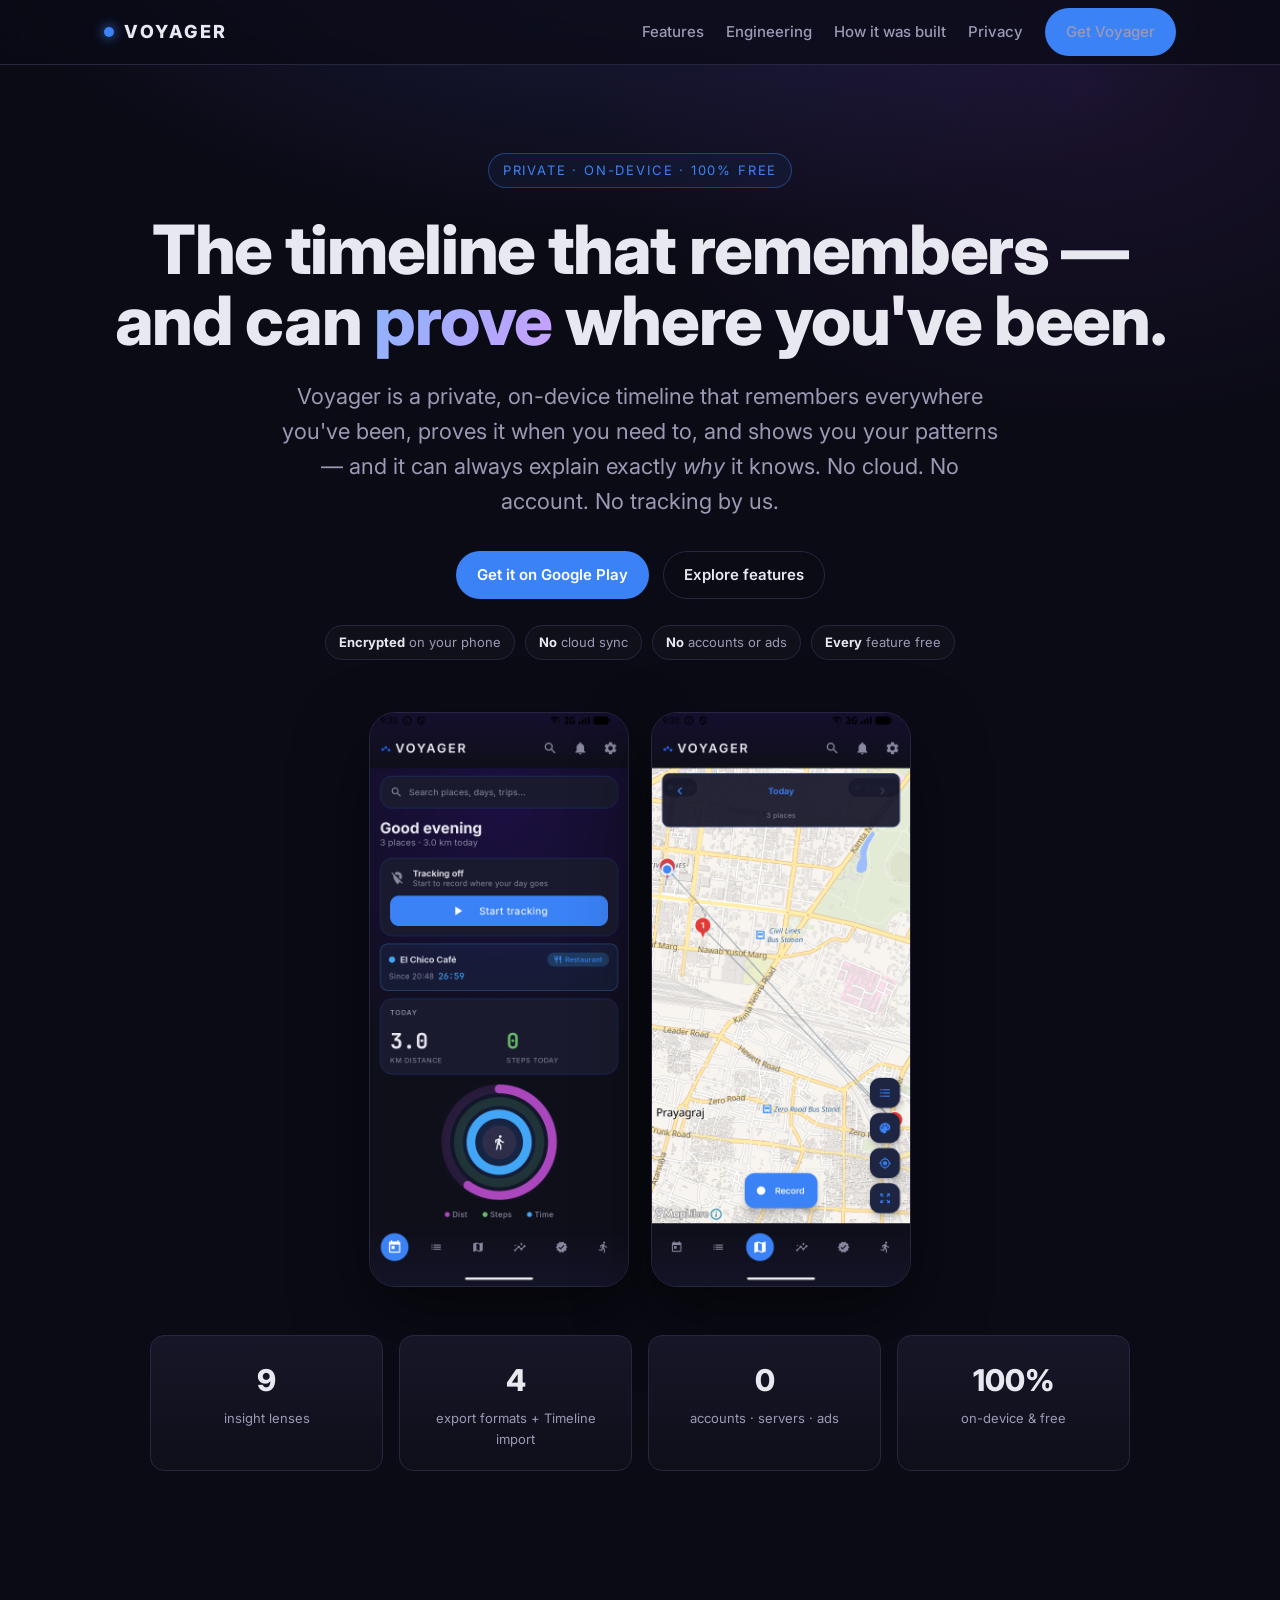
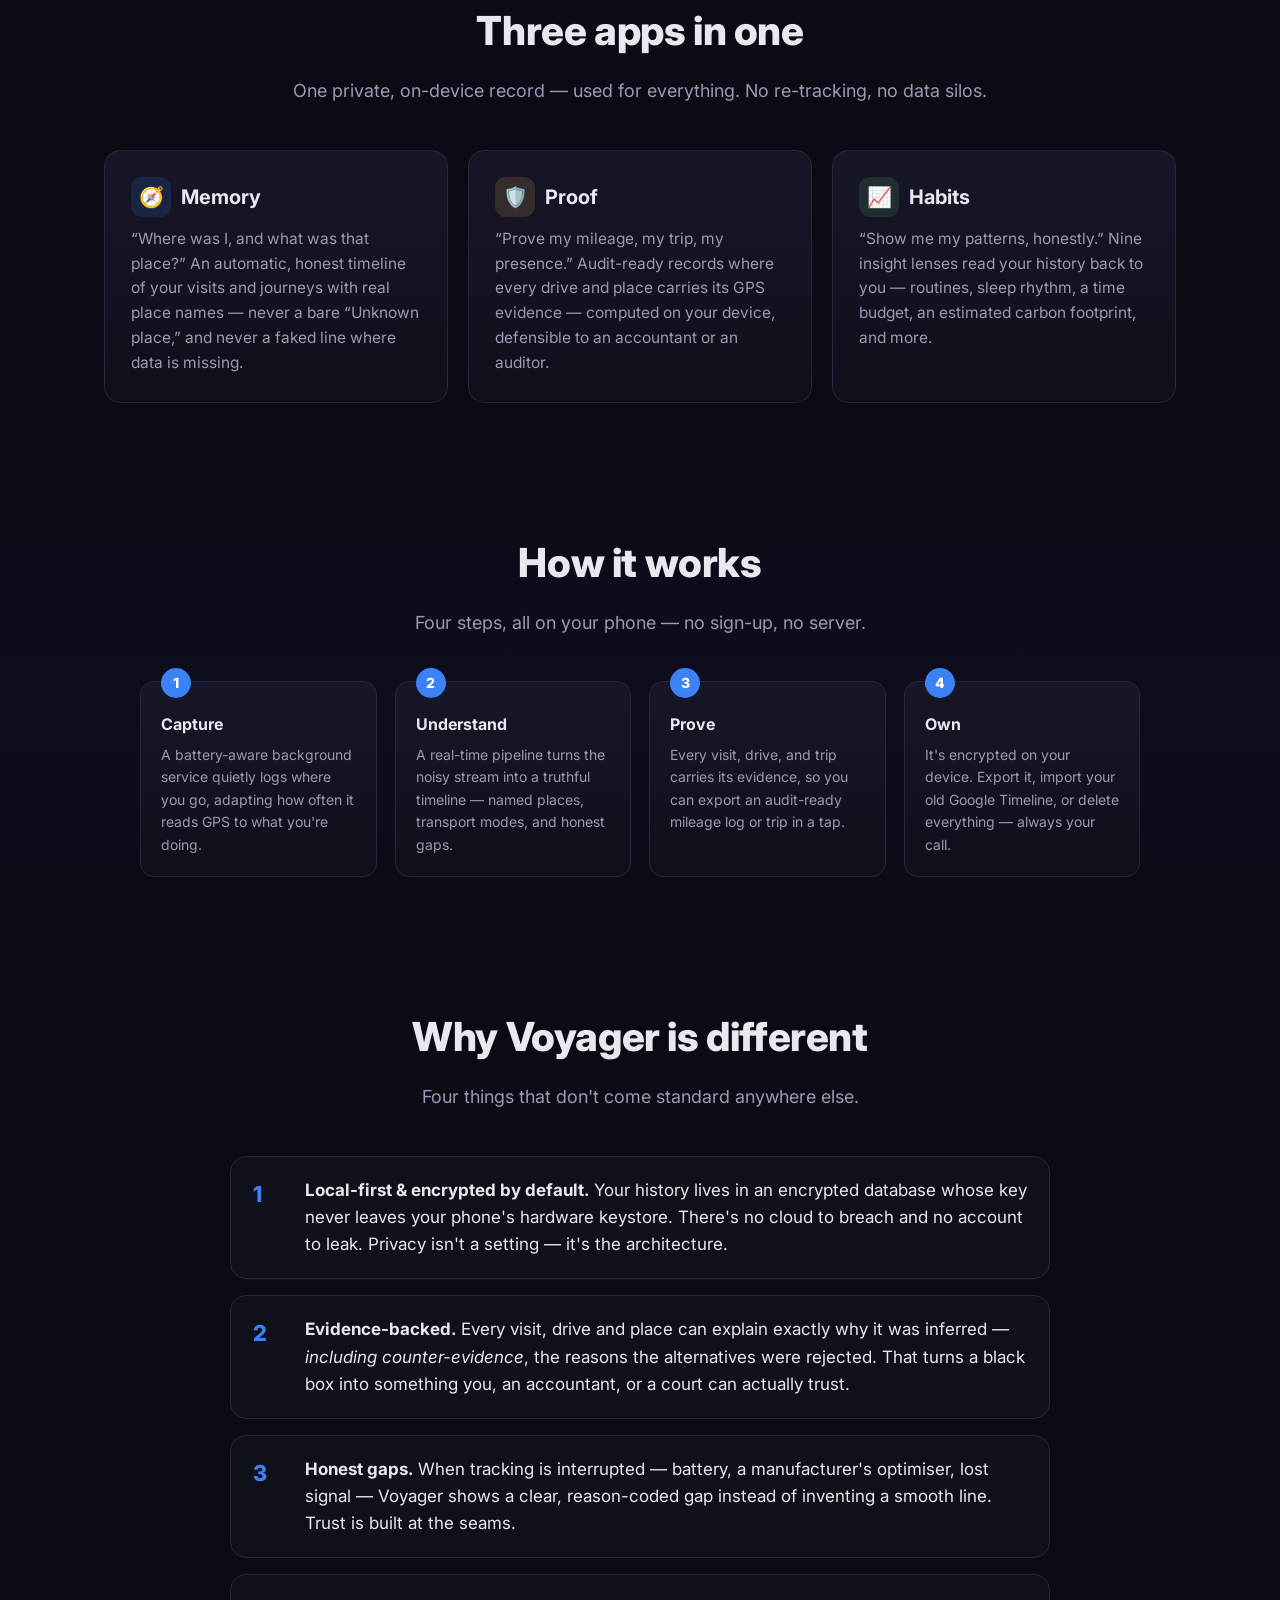
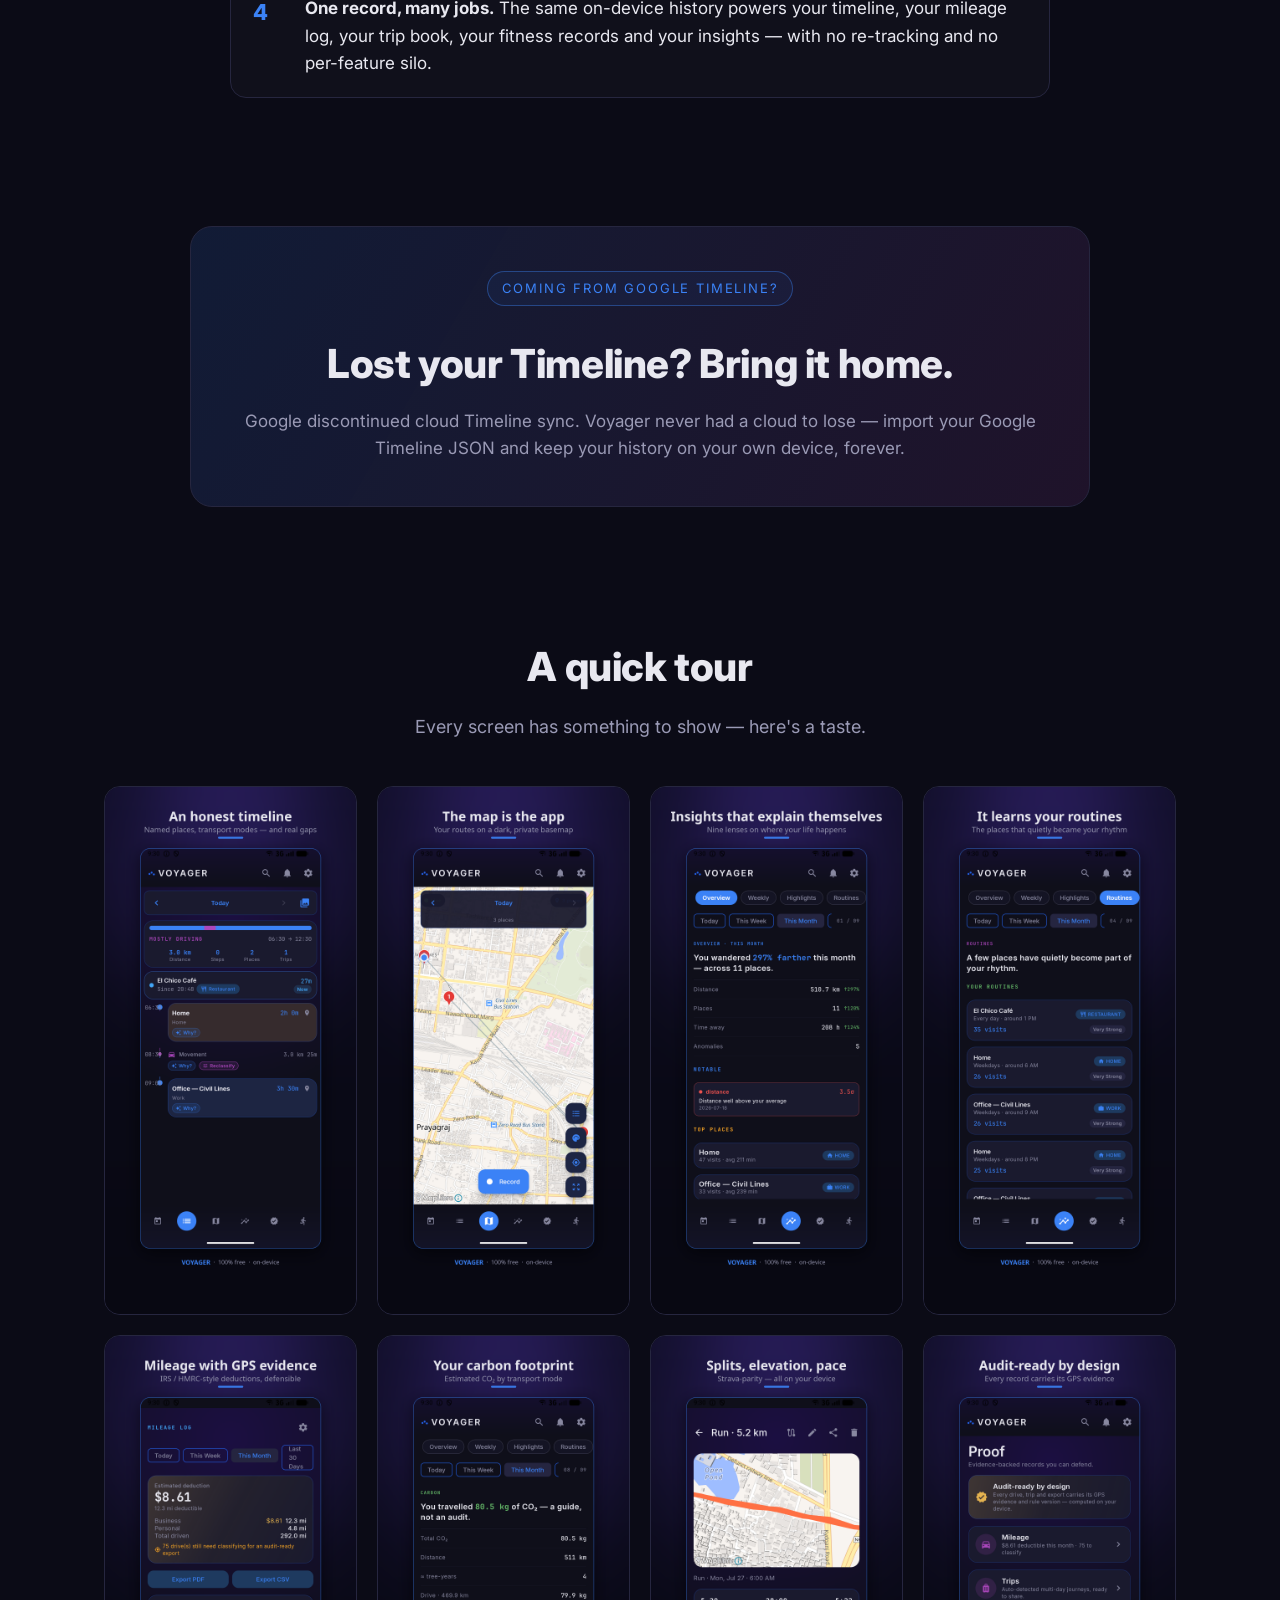
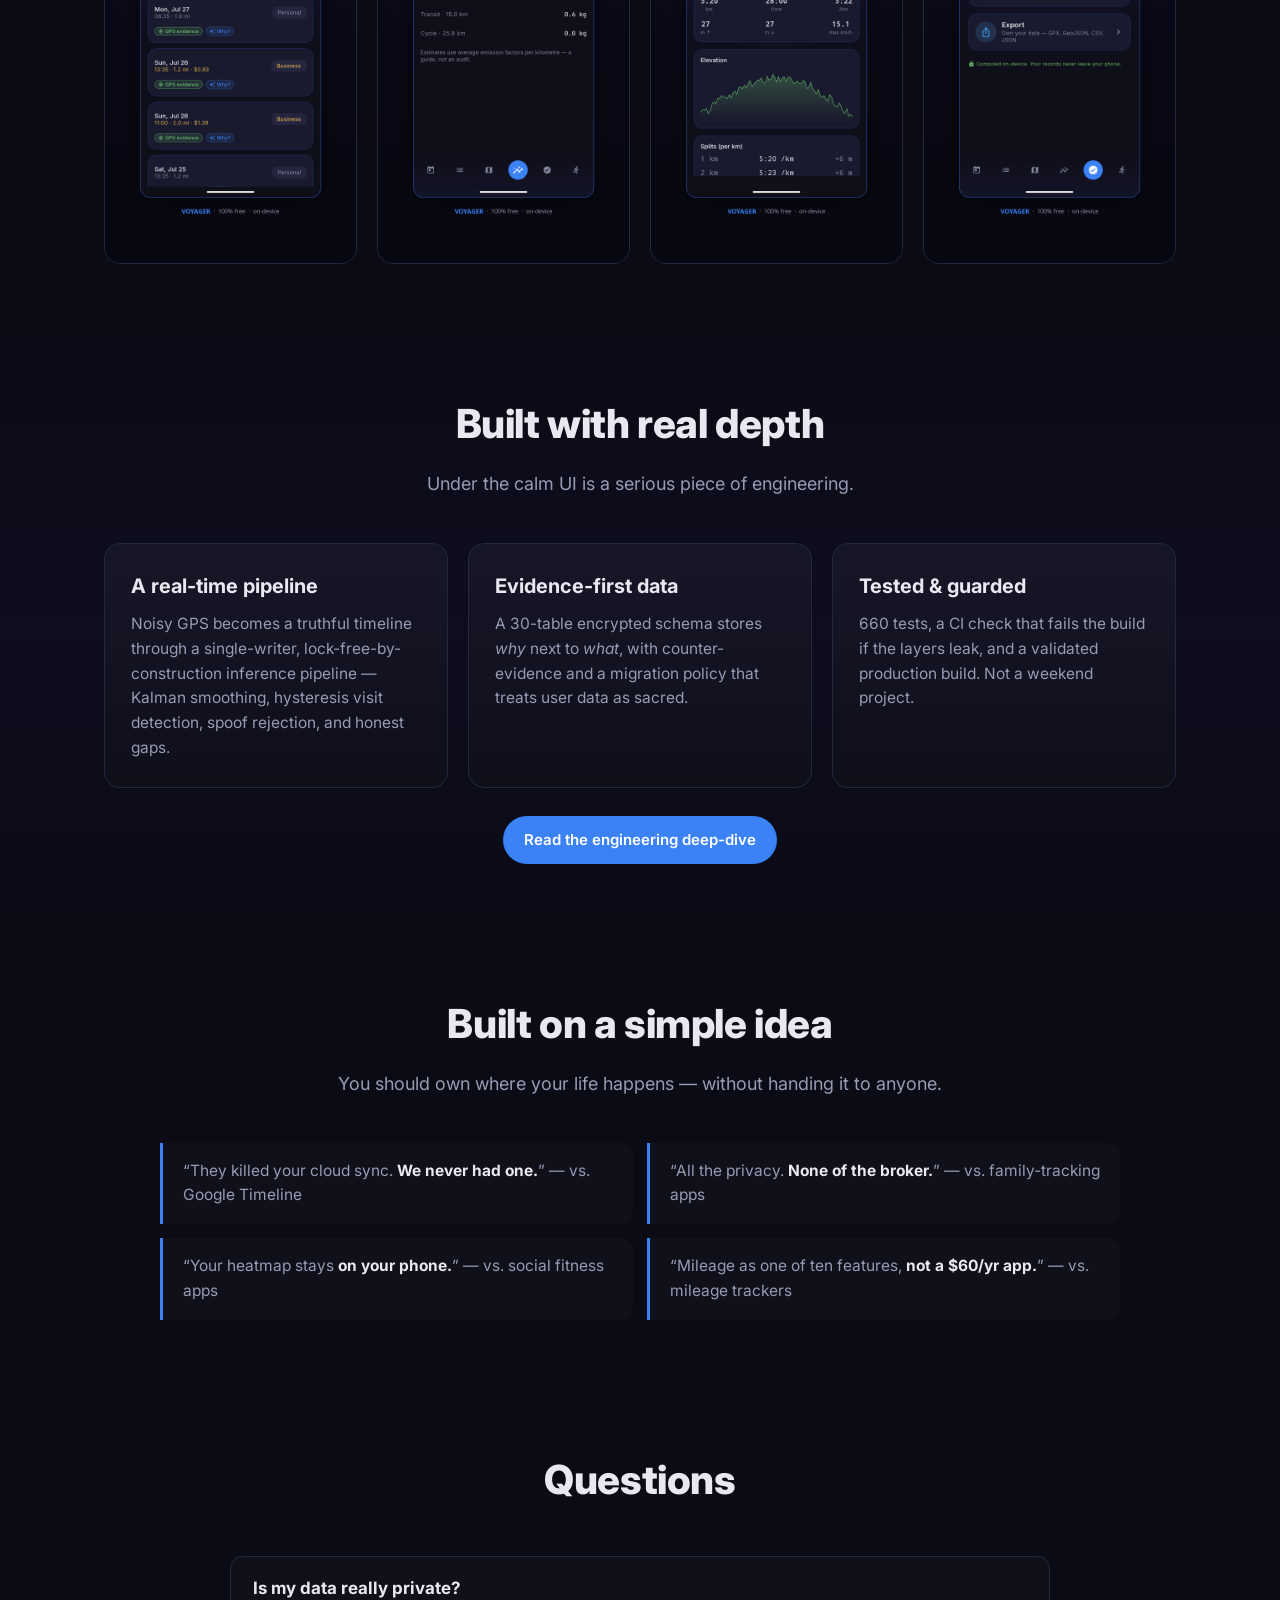
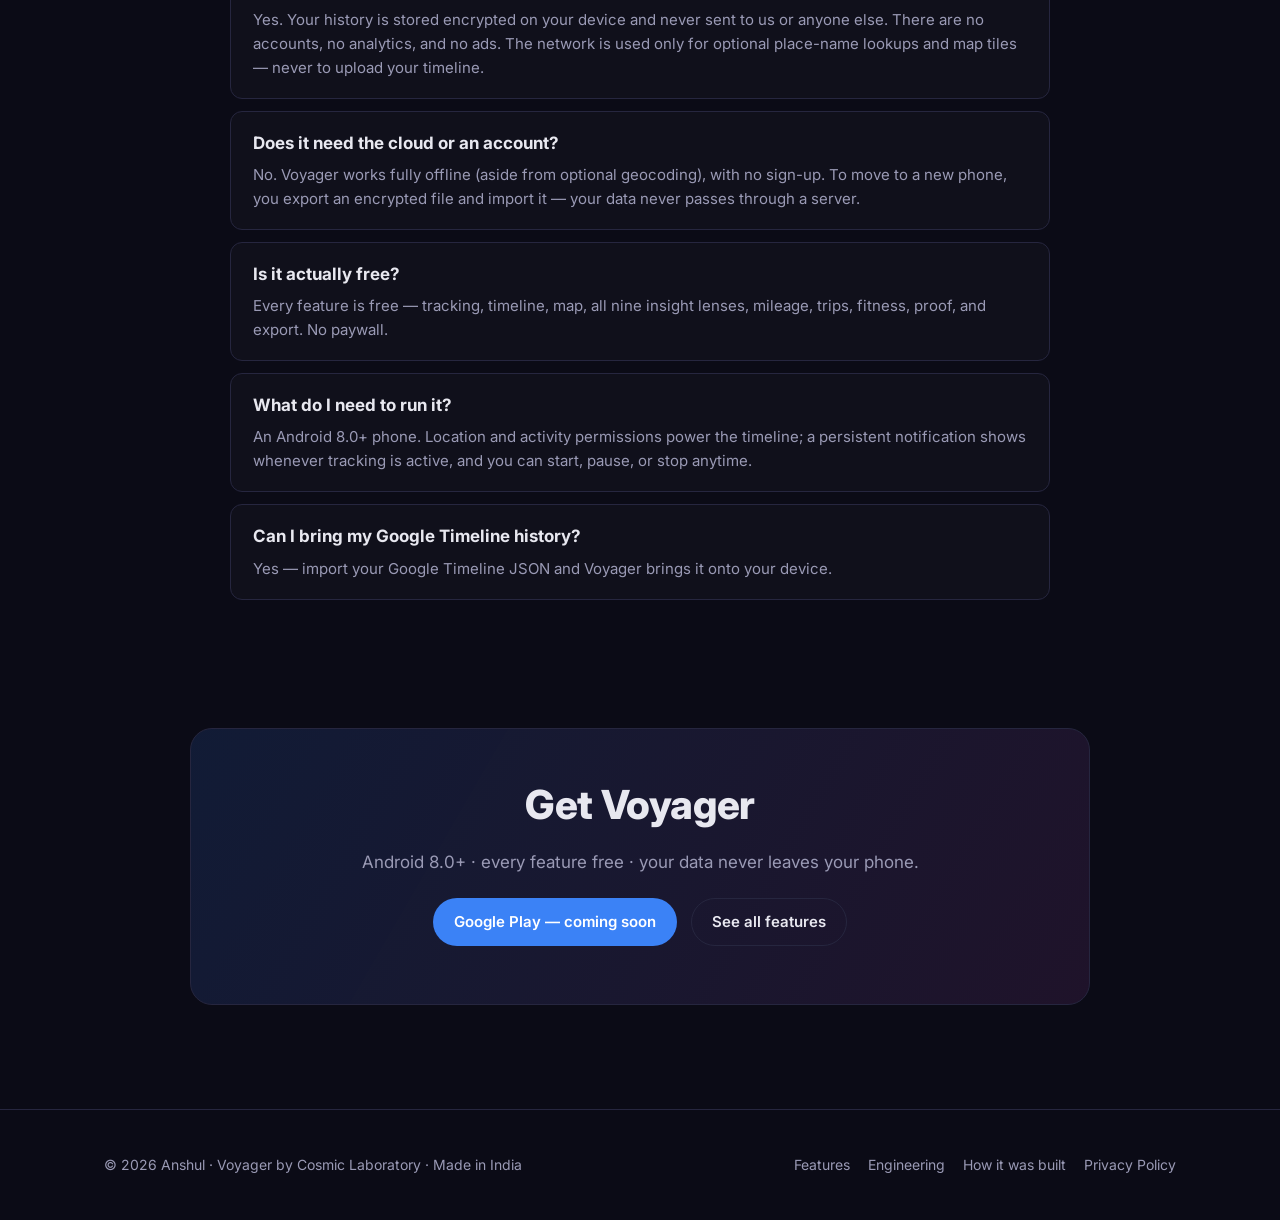
<file: index.html>
<!doctype html>
<html lang="en">
<head>
<meta charset="utf-8">
<meta name="viewport" content="width=device-width, initial-scale=1">
<title>Voyager — Your private, on-device location timeline</title>
<meta name="description" content="Voyager is a private, on-device timeline that remembers everywhere you've been, proves it when you need to, and shows you your patterns — and it can always explain why. No cloud. No account. 100% free.">
<link rel="preconnect" href="https://fonts.googleapis.com">
<link href="https://fonts.googleapis.com/css2?family=Inter:wght@400;500;600;800&display=swap" rel="stylesheet">
<link rel="stylesheet" href="assets/style.css">
<link rel="icon" href="data:image/svg+xml,<svg xmlns='http://www.w3.org/2000/svg' viewBox='0 0 100 100'><circle cx='50' cy='50' r='42' fill='%233b82f6'/></svg>">
</head>
<body>

<nav class="nav"><div class="wrap">
  <a class="brand" href="index.html"><span class="dot"></span>VOYAGER</a>
  <div class="links">
    <a href="features.html">Features</a>
    <a href="engineering.html">Engineering</a>
    <a href="development.html">How it was built</a>
    <a href="privacy.html">Privacy</a>
    <a class="btn" href="#get">Get Voyager</a>
  </div>
</div></nav>

<header class="hero"><div class="wrap">
  <span class="eyebrow">Private · On-device · 100% free</span>
  <h1>The timeline that remembers —<br>and can <span class="grad">prove</span> where you've been.</h1>
  <p class="lede">Voyager is a private, on-device timeline that remembers everywhere you've been, proves it when
    you need to, and shows you your patterns — and it can always explain exactly <em>why</em> it knows. No cloud.
    No account. No tracking by us.</p>
  <div class="cta-row">
    <a class="btn" href="#get">Get it on Google Play</a>
    <a class="btn ghost" href="features.html">Explore features</a>
  </div>
  <div class="pills">
    <span class="pill"><b>Encrypted</b> on your phone</span>
    <span class="pill"><b>No</b> cloud sync</span>
    <span class="pill"><b>No</b> accounts or ads</span>
    <span class="pill"><b>Every</b> feature free</span>
  </div>
  <div class="devices">
    <img src="assets/img/hero-today.png" alt="Voyager Today dashboard" loading="lazy">
    <img src="assets/img/hero-map.png" alt="Voyager map" loading="lazy">
  </div>
</div></header>

<!-- BY THE NUMBERS -->
<section style="padding-top:8px"><div class="wrap">
  <div class="stats">
    <div class="stat"><div class="n">9</div><div class="l">insight lenses</div></div>
    <div class="stat"><div class="n">4</div><div class="l">export formats + Timeline import</div></div>
    <div class="stat"><div class="n">0</div><div class="l">accounts · servers · ads</div></div>
    <div class="stat"><div class="n">100%</div><div class="l">on-device &amp; free</div></div>
  </div>
</div></section>

<!-- THREE JOBS -->
<section id="jobs"><div class="wrap">
  <div class="sec-head">
    <h2>Three apps in one</h2>
    <p>One private, on-device record — used for everything. No re-tracking, no data silos.</p>
  </div>
  <div class="grid g3">
    <div class="card">
      <h3><span class="ic">🧭</span>Memory</h3>
      <p>“Where was I, and what was that place?” An automatic, honest timeline of your visits and journeys with
        real place names — never a bare “Unknown place,” and never a faked line where data is missing.</p>
    </div>
    <div class="card">
      <h3><span class="ic gold">🛡️</span>Proof</h3>
      <p>“Prove my mileage, my trip, my presence.” Audit-ready records where every drive and place carries its
        GPS evidence — computed on your device, defensible to an accountant or an auditor.</p>
    </div>
    <div class="card">
      <h3><span class="ic green">📈</span>Habits</h3>
      <p>“Show me my patterns, honestly.” Nine insight lenses read your history back to you — routines, sleep
        rhythm, a time budget, an estimated carbon footprint, and more.</p>
    </div>
  </div>
</div></section>

<!-- HOW IT WORKS -->
<section id="how" style="background:linear-gradient(180deg,transparent,rgba(20,16,46,.35),transparent)"><div class="wrap">
  <div class="sec-head"><h2>How it works</h2>
    <p>Four steps, all on your phone — no sign-up, no server.</p></div>
  <div class="steps">
    <div class="st"><h3>Capture</h3><p>A battery-aware background service quietly logs where you go, adapting how
      often it reads GPS to what you're doing.</p></div>
    <div class="st"><h3>Understand</h3><p>A real-time pipeline turns the noisy stream into a truthful timeline —
      named places, transport modes, and honest gaps.</p></div>
    <div class="st"><h3>Prove</h3><p>Every visit, drive, and trip carries its evidence, so you can export an
      audit-ready mileage log or trip in a tap.</p></div>
    <div class="st"><h3>Own</h3><p>It's encrypted on your device. Export it, import your old Google Timeline, or
      delete everything — always your call.</p></div>
  </div>
</div></section>

<!-- MOAT -->
<section id="moat"><div class="wrap">
  <div class="sec-head">
    <h2>Why Voyager is different</h2>
    <p>Four things that don't come standard anywhere else.</p>
  </div>
  <div class="moat">
    <div class="row"><div class="num">1</div><div><strong>Local-first &amp; encrypted by default.</strong>
      Your history lives in an encrypted database whose key never leaves your phone's hardware keystore. There's
      no cloud to breach and no account to leak. Privacy isn't a setting — it's the architecture.</div></div>
    <div class="row"><div class="num">2</div><div><strong>Evidence-backed.</strong>
      Every visit, drive and place can explain exactly why it was inferred — <em>including counter-evidence</em>,
      the reasons the alternatives were rejected. That turns a black box into something you, an accountant, or a
      court can actually trust.</div></div>
    <div class="row"><div class="num">3</div><div><strong>Honest gaps.</strong>
      When tracking is interrupted — battery, a manufacturer's optimiser, lost signal — Voyager shows a clear,
      reason-coded gap instead of inventing a smooth line. Trust is built at the seams.</div></div>
    <div class="row"><div class="num">4</div><div><strong>One record, many jobs.</strong>
      The same on-device history powers your timeline, your mileage log, your trip book, your fitness records and
      your insights — with no re-tracking and no per-feature silo.</div></div>
  </div>
</div></section>

<!-- WEDGE -->
<section id="wedge"><div class="wrap">
  <div class="banner">
    <span class="eyebrow">Coming from Google Timeline?</span>
    <h2>Lost your Timeline? Bring it home.</h2>
    <p class="muted">Google discontinued cloud Timeline sync. Voyager never had a cloud to lose — import your
      Google Timeline JSON and keep your history on your own device, forever.</p>
  </div>
</div></section>

<!-- TOUR -->
<section id="tour"><div class="wrap">
  <div class="sec-head">
    <h2>A quick tour</h2>
    <p>Every screen has something to show — here's a taste.</p>
  </div>
  <div class="gallery">
    <img src="assets/img/02-timeline.png" alt="Timeline" loading="lazy">
    <img src="assets/img/03-map.png" alt="Map" loading="lazy">
    <img src="assets/img/04-insights-overview.png" alt="Insights" loading="lazy">
    <img src="assets/img/06-insights-routines.png" alt="Routines" loading="lazy">
    <img src="assets/img/09-mileage.png" alt="Mileage" loading="lazy">
    <img src="assets/img/07-insights-carbon.png" alt="Carbon" loading="lazy">
    <img src="assets/img/12-activity-detail.png" alt="Fitness" loading="lazy">
    <img src="assets/img/08-proof.png" alt="Proof" loading="lazy">
  </div>
</div></section>

<!-- DEPTH CTA -->
<section id="depth" style="background:linear-gradient(180deg,transparent,rgba(20,16,46,.35),transparent)"><div class="wrap">
  <div class="sec-head"><h2>Built with real depth</h2>
    <p>Under the calm UI is a serious piece of engineering.</p></div>
  <div class="grid g3">
    <div class="card"><h3>A real-time pipeline</h3><p>Noisy GPS becomes a truthful timeline through a
      single-writer, lock-free-by-construction inference pipeline — Kalman smoothing, hysteresis visit detection,
      spoof rejection, and honest gaps.</p></div>
    <div class="card"><h3>Evidence-first data</h3><p>A 30-table encrypted schema stores <em>why</em> next to
      <em>what</em>, with counter-evidence and a migration policy that treats user data as sacred.</p></div>
    <div class="card"><h3>Tested &amp; guarded</h3><p>660 tests, a CI check that fails the build if the layers
      leak, and a validated production build. Not a weekend project.</p></div>
  </div>
  <p class="center" style="margin-top:28px"><a class="btn" href="engineering.html">Read the engineering deep-dive</a></p>
</div></section>

<!-- VS -->
<section id="vs"><div class="wrap">
  <div class="sec-head"><h2>Built on a simple idea</h2>
    <p>You should own where your life happens — without handing it to anyone.</p></div>
  <div class="quotes">
    <div class="quote">“They killed your cloud sync. <b>We never had one.</b>” — vs. Google Timeline</div>
    <div class="quote">“All the privacy. <b>None of the broker.</b>” — vs. family-tracking apps</div>
    <div class="quote">“Your heatmap stays <b>on your phone.</b>” — vs. social fitness apps</div>
    <div class="quote">“Mileage as one of ten features, <b>not a $60/yr app.</b>” — vs. mileage trackers</div>
  </div>
</div></section>

<!-- FAQ -->
<section id="faq"><div class="wrap">
  <div class="sec-head"><h2>Questions</h2></div>
  <div class="faq">
    <div class="q"><h3>Is my data really private?</h3><p>Yes. Your history is stored encrypted on your device and
      never sent to us or anyone else. There are no accounts, no analytics, and no ads. The network is used only
      for optional place-name lookups and map tiles — never to upload your timeline.</p></div>
    <div class="q"><h3>Does it need the cloud or an account?</h3><p>No. Voyager works fully offline (aside from
      optional geocoding), with no sign-up. To move to a new phone, you export an encrypted file and import it —
      your data never passes through a server.</p></div>
    <div class="q"><h3>Is it actually free?</h3><p>Every feature is free — tracking, timeline, map, all nine
      insight lenses, mileage, trips, fitness, proof, and export. No paywall.</p></div>
    <div class="q"><h3>What do I need to run it?</h3><p>An Android 8.0+ phone. Location and activity permissions
      power the timeline; a persistent notification shows whenever tracking is active, and you can start, pause,
      or stop anytime.</p></div>
    <div class="q"><h3>Can I bring my Google Timeline history?</h3><p>Yes — import your Google Timeline JSON and
      Voyager brings it onto your device.</p></div>
  </div>
</div></section>

<!-- GET -->
<section id="get"><div class="wrap">
  <div class="banner">
    <h2>Get Voyager</h2>
    <p class="muted" style="margin-bottom:22px">Android 8.0+ · every feature free · your data never leaves your phone.</p>
    <div class="cta-row">
      <a class="btn" href="#">Google Play — coming soon</a>
      <a class="btn ghost" href="features.html">See all features</a>
    </div>
  </div>
</div></section>

<footer><div class="wrap">
  <div>© 2026 Anshul · Voyager by Cosmic Laboratory · Made in India</div>
  <div class="foot-links">
    <a href="features.html">Features</a>
    <a href="engineering.html">Engineering</a>
    <a href="development.html">How it was built</a>
    <a href="privacy.html">Privacy Policy</a>
  </div>
</div></footer>

</body>
</html>
</file>
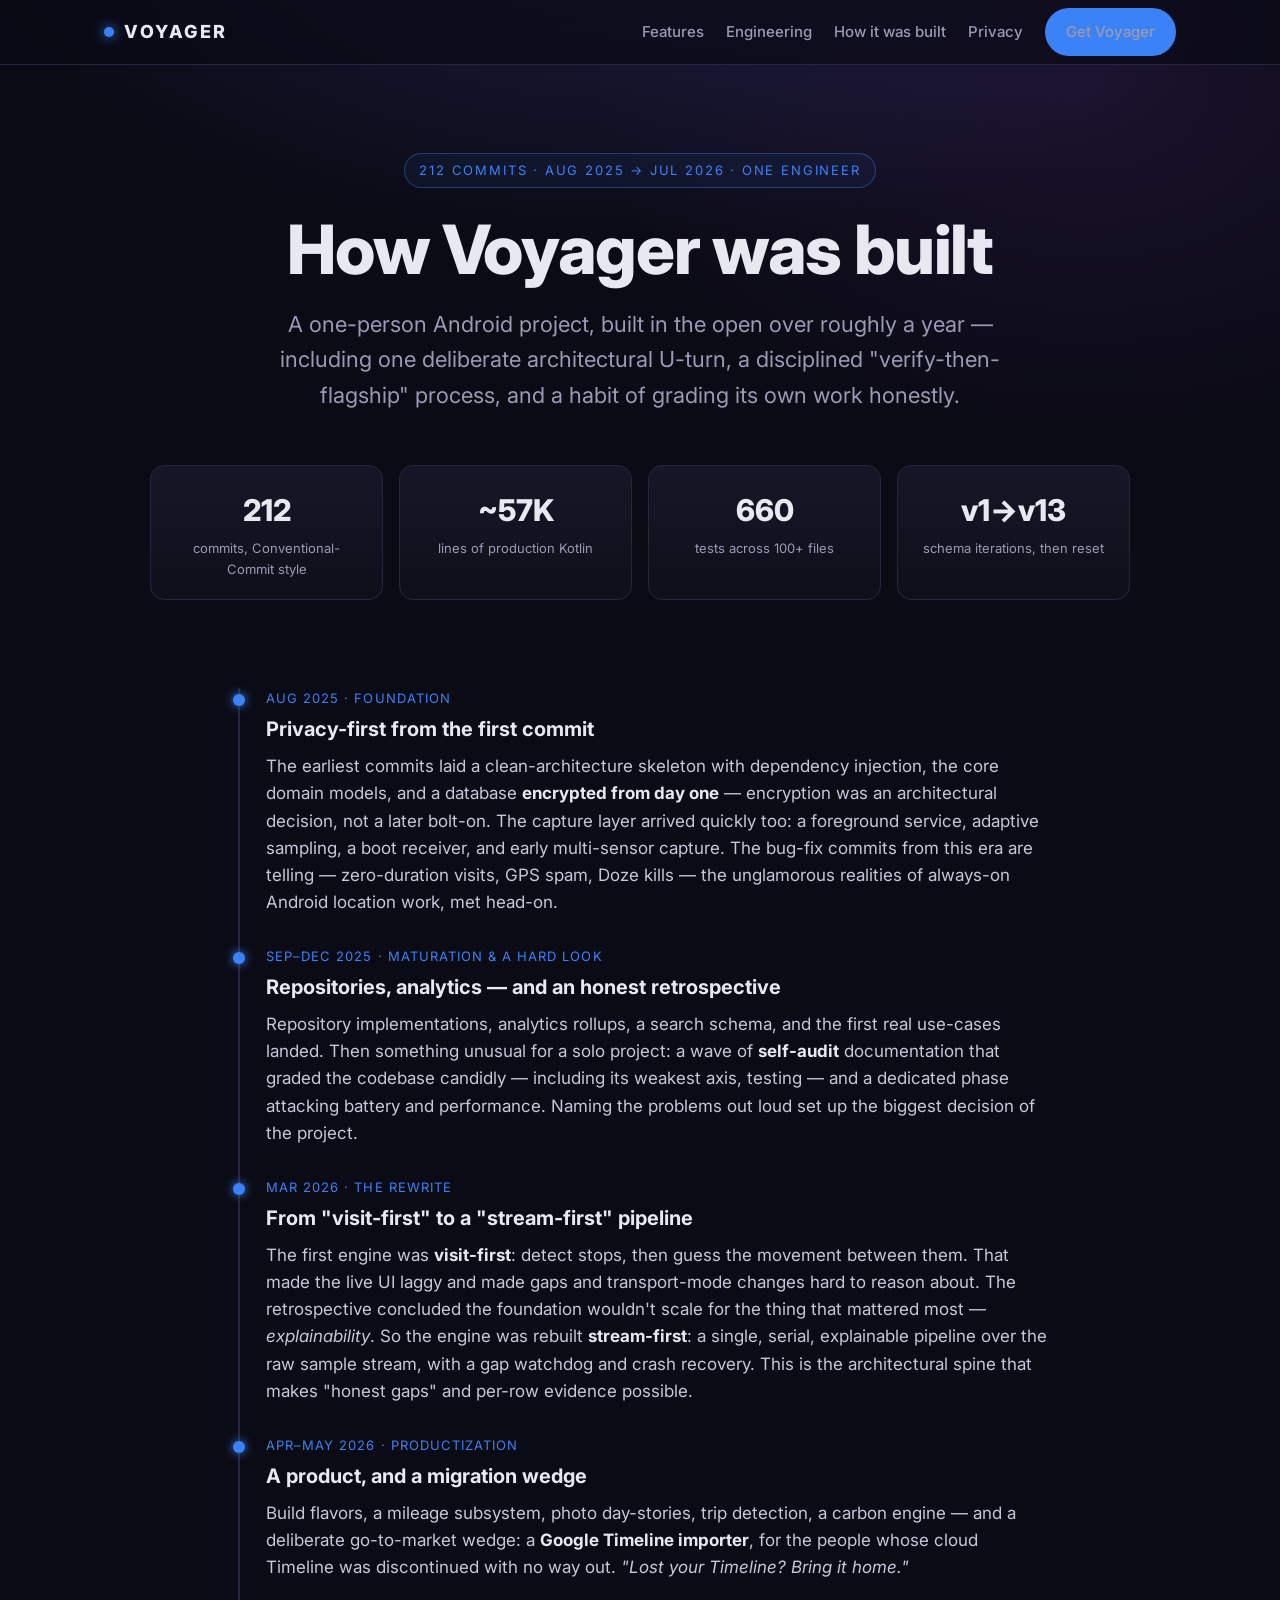
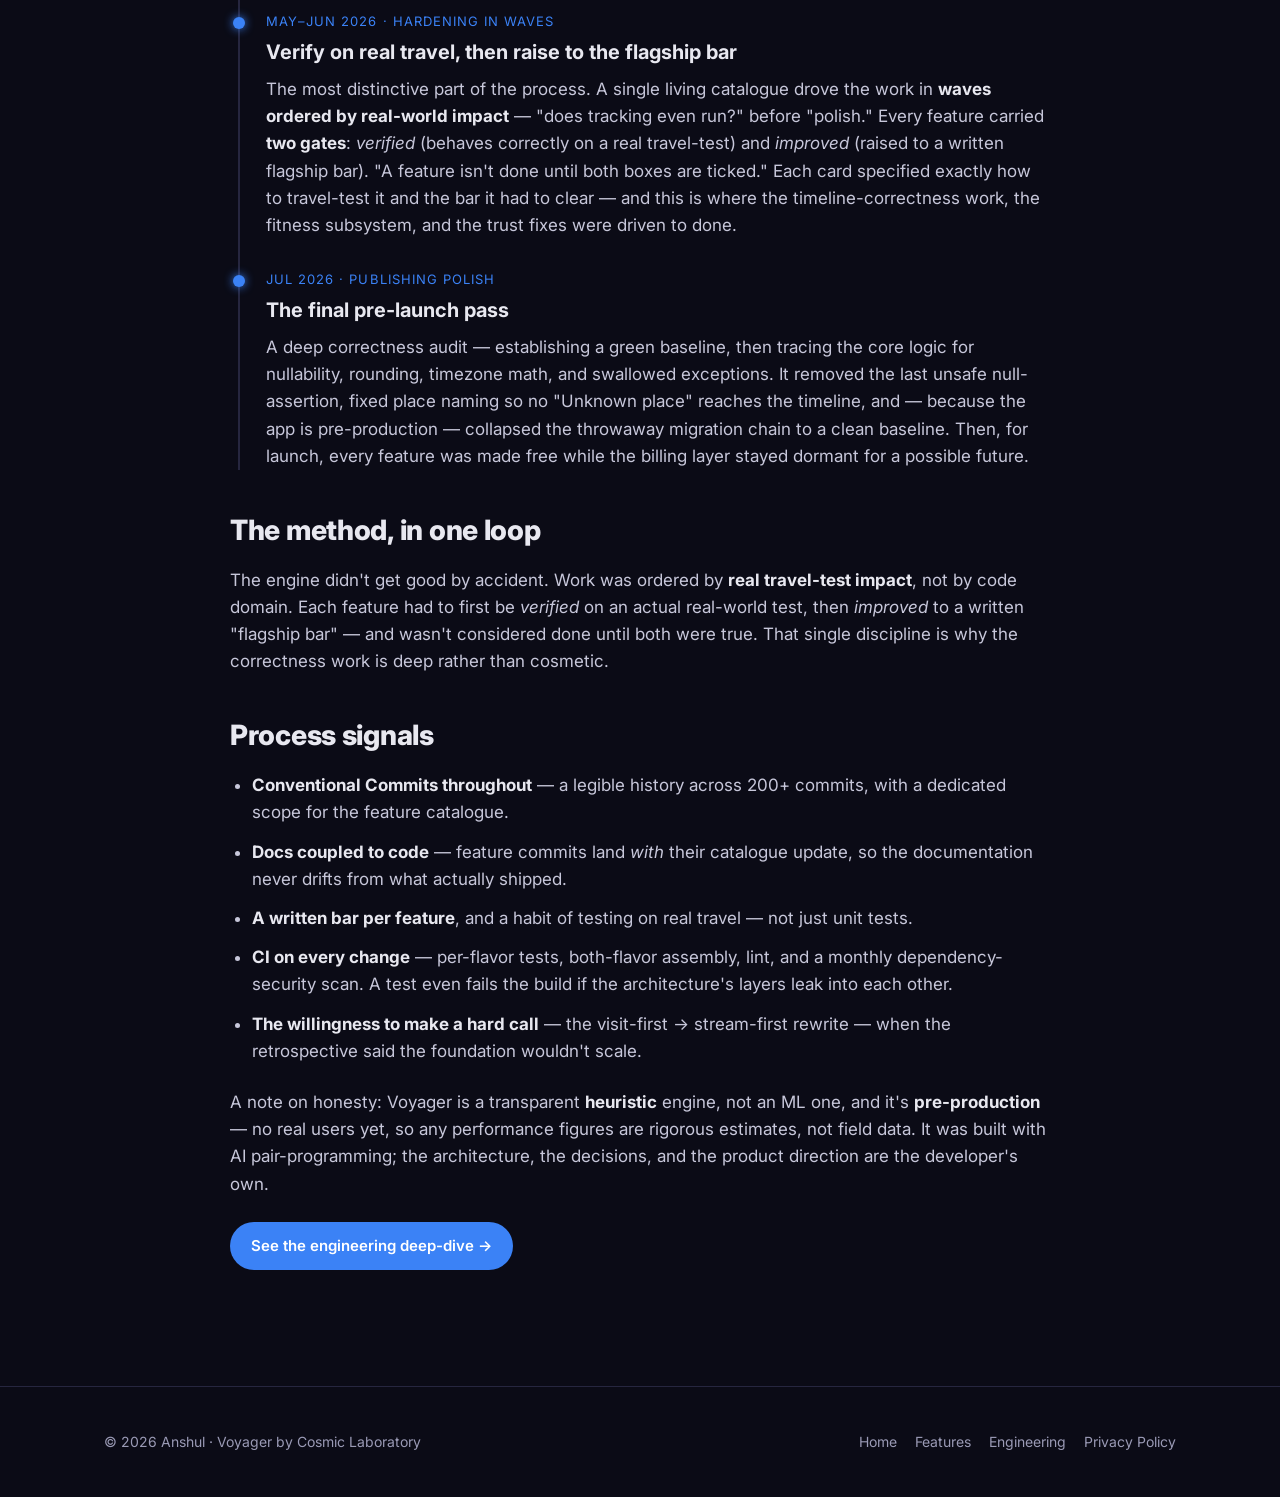
<file: development.html>
<!doctype html>
<html lang="en">
<head>
<meta charset="utf-8">
<meta name="viewport" content="width=device-width, initial-scale=1">
<title>How Voyager was built — Development story</title>
<meta name="description" content="The year-long development story of Voyager: 212 commits, an architectural U-turn from visit-first to a stream-first pipeline, a verify-then-flagship wave methodology, and a habit of honest self-audit.">
<link href="https://fonts.googleapis.com/css2?family=Inter:wght@400;500;600;800&display=swap" rel="stylesheet">
<link rel="stylesheet" href="assets/style.css">
<link rel="icon" href="data:image/svg+xml,<svg xmlns='http://www.w3.org/2000/svg' viewBox='0 0 100 100'><circle cx='50' cy='50' r='42' fill='%233b82f6'/></svg>">
</head>
<body>

<nav class="nav"><div class="wrap">
  <a class="brand" href="index.html"><span class="dot"></span>VOYAGER</a>
  <div class="links">
    <a href="features.html">Features</a>
    <a href="engineering.html">Engineering</a>
    <a href="development.html">How it was built</a>
    <a href="privacy.html">Privacy</a>
    <a class="btn" href="index.html#get">Get Voyager</a>
  </div>
</div></nav>

<header class="hero" style="padding-bottom:10px"><div class="wrap">
  <span class="eyebrow">212 commits · Aug 2025 → Jul 2026 · one engineer</span>
  <h1>How Voyager was built</h1>
  <p class="lede">A one-person Android project, built in the open over roughly a year — including one deliberate
    architectural U-turn, a disciplined "verify-then-flagship" process, and a habit of grading its own work
    honestly.</p>
</div></header>

<section style="padding-top:10px"><div class="wrap">
  <div class="stats">
    <div class="stat"><div class="n">212</div><div class="l">commits, Conventional-Commit style</div></div>
    <div class="stat"><div class="n">~57K</div><div class="l">lines of production Kotlin</div></div>
    <div class="stat"><div class="n">660</div><div class="l">tests across 100+ files</div></div>
    <div class="stat"><div class="n">v1→v13</div><div class="l">schema iterations, then reset</div></div>
  </div>
</div></section>

<section style="padding-top:24px"><div class="wrap"><div class="prose">
  <div class="timeline">
    <div class="phase"><div class="when">Aug 2025 · Foundation</div>
      <h3>Privacy-first from the first commit</h3>
      <p>The earliest commits laid a clean-architecture skeleton with dependency injection, the core domain
        models, and a database <strong>encrypted from day one</strong> — encryption was an architectural
        decision, not a later bolt-on. The capture layer arrived quickly too: a foreground service, adaptive
        sampling, a boot receiver, and early multi-sensor capture. The bug-fix commits from this era are
        telling — zero-duration visits, GPS spam, Doze kills — the unglamorous realities of always-on Android
        location work, met head-on.</p></div>

    <div class="phase"><div class="when">Sep–Dec 2025 · Maturation &amp; a hard look</div>
      <h3>Repositories, analytics — and an honest retrospective</h3>
      <p>Repository implementations, analytics rollups, a search schema, and the first real use-cases landed.
        Then something unusual for a solo project: a wave of <strong>self-audit</strong> documentation that
        graded the codebase candidly — including its weakest axis, testing — and a dedicated phase attacking
        battery and performance. Naming the problems out loud set up the biggest decision of the project.</p></div>

    <div class="phase"><div class="when">Mar 2026 · The rewrite</div>
      <h3>From "visit-first" to a "stream-first" pipeline</h3>
      <p>The first engine was <strong>visit-first</strong>: detect stops, then guess the movement between them.
        That made the live UI laggy and made gaps and transport-mode changes hard to reason about. The
        retrospective concluded the foundation wouldn't scale for the thing that mattered most —
        <em>explainability</em>. So the engine was rebuilt <strong>stream-first</strong>: a single, serial,
        explainable pipeline over the raw sample stream, with a gap watchdog and crash recovery. This is the
        architectural spine that makes "honest gaps" and per-row evidence possible.</p></div>

    <div class="phase"><div class="when">Apr–May 2026 · Productization</div>
      <h3>A product, and a migration wedge</h3>
      <p>Build flavors, a mileage subsystem, photo day-stories, trip detection, a carbon engine — and a
        deliberate go-to-market wedge: a <strong>Google Timeline importer</strong>, for the people whose cloud
        Timeline was discontinued with no way out. <em>"Lost your Timeline? Bring it home."</em></p></div>

    <div class="phase"><div class="when">May–Jun 2026 · Hardening in waves</div>
      <h3>Verify on real travel, then raise to the flagship bar</h3>
      <p>The most distinctive part of the process. A single living catalogue drove the work in
        <strong>waves ordered by real-world impact</strong> — "does tracking even run?" before "polish." Every
        feature carried <strong>two gates</strong>: <em>verified</em> (behaves correctly on a real travel-test)
        and <em>improved</em> (raised to a written flagship bar). "A feature isn't done until both boxes are
        ticked." Each card specified exactly how to travel-test it and the bar it had to clear — and this is
        where the timeline-correctness work, the fitness subsystem, and the trust fixes were driven to done.</p></div>

    <div class="phase"><div class="when">Jul 2026 · Publishing polish</div>
      <h3>The final pre-launch pass</h3>
      <p>A deep correctness audit — establishing a green baseline, then tracing the core logic for nullability,
        rounding, timezone math, and swallowed exceptions. It removed the last unsafe null-assertion, fixed place
        naming so no "Unknown place" reaches the timeline, and — because the app is pre-production — collapsed the
        throwaway migration chain to a clean baseline. Then, for launch, every feature was made free while the
        billing layer stayed dormant for a possible future.</p></div>
  </div>

  <h2>The method, in one loop</h2>
  <p>The engine didn't get good by accident. Work was ordered by <strong>real travel-test impact</strong>, not by
    code domain. Each feature had to first be <em>verified</em> on an actual real-world test, then <em>improved</em>
    to a written "flagship bar" — and wasn't considered done until both were true. That single discipline is why
    the correctness work is deep rather than cosmetic.</p>

  <h2>Process signals</h2>
  <ul>
    <li><strong>Conventional Commits throughout</strong> — a legible history across 200+ commits, with a dedicated
      scope for the feature catalogue.</li>
    <li><strong>Docs coupled to code</strong> — feature commits land <em>with</em> their catalogue update, so the
      documentation never drifts from what actually shipped.</li>
    <li><strong>A written bar per feature</strong>, and a habit of testing on real travel — not just unit tests.</li>
    <li><strong>CI on every change</strong> — per-flavor tests, both-flavor assembly, lint, and a monthly
      dependency-security scan. A test even fails the build if the architecture's layers leak into each other.</li>
    <li><strong>The willingness to make a hard call</strong> — the visit-first → stream-first rewrite — when the
      retrospective said the foundation wouldn't scale.</li>
  </ul>

  <p class="muted" style="margin-top:24px">A note on honesty: Voyager is a transparent <strong>heuristic</strong>
    engine, not an ML one, and it's <strong>pre-production</strong> — no real users yet, so any performance figures
    are rigorous estimates, not field data. It was built with AI pair-programming; the architecture, the
    decisions, and the product direction are the developer's own.</p>

  <p style="margin-top:24px"><a class="btn" href="engineering.html">See the engineering deep-dive →</a></p>
</div></div></section>

<footer><div class="wrap">
  <div>© 2026 Anshul · Voyager by Cosmic Laboratory</div>
  <div class="foot-links">
    <a href="index.html">Home</a>
    <a href="features.html">Features</a>
    <a href="engineering.html">Engineering</a>
    <a href="privacy.html">Privacy Policy</a>
  </div>
</div></footer>

</body>
</html>
</file>
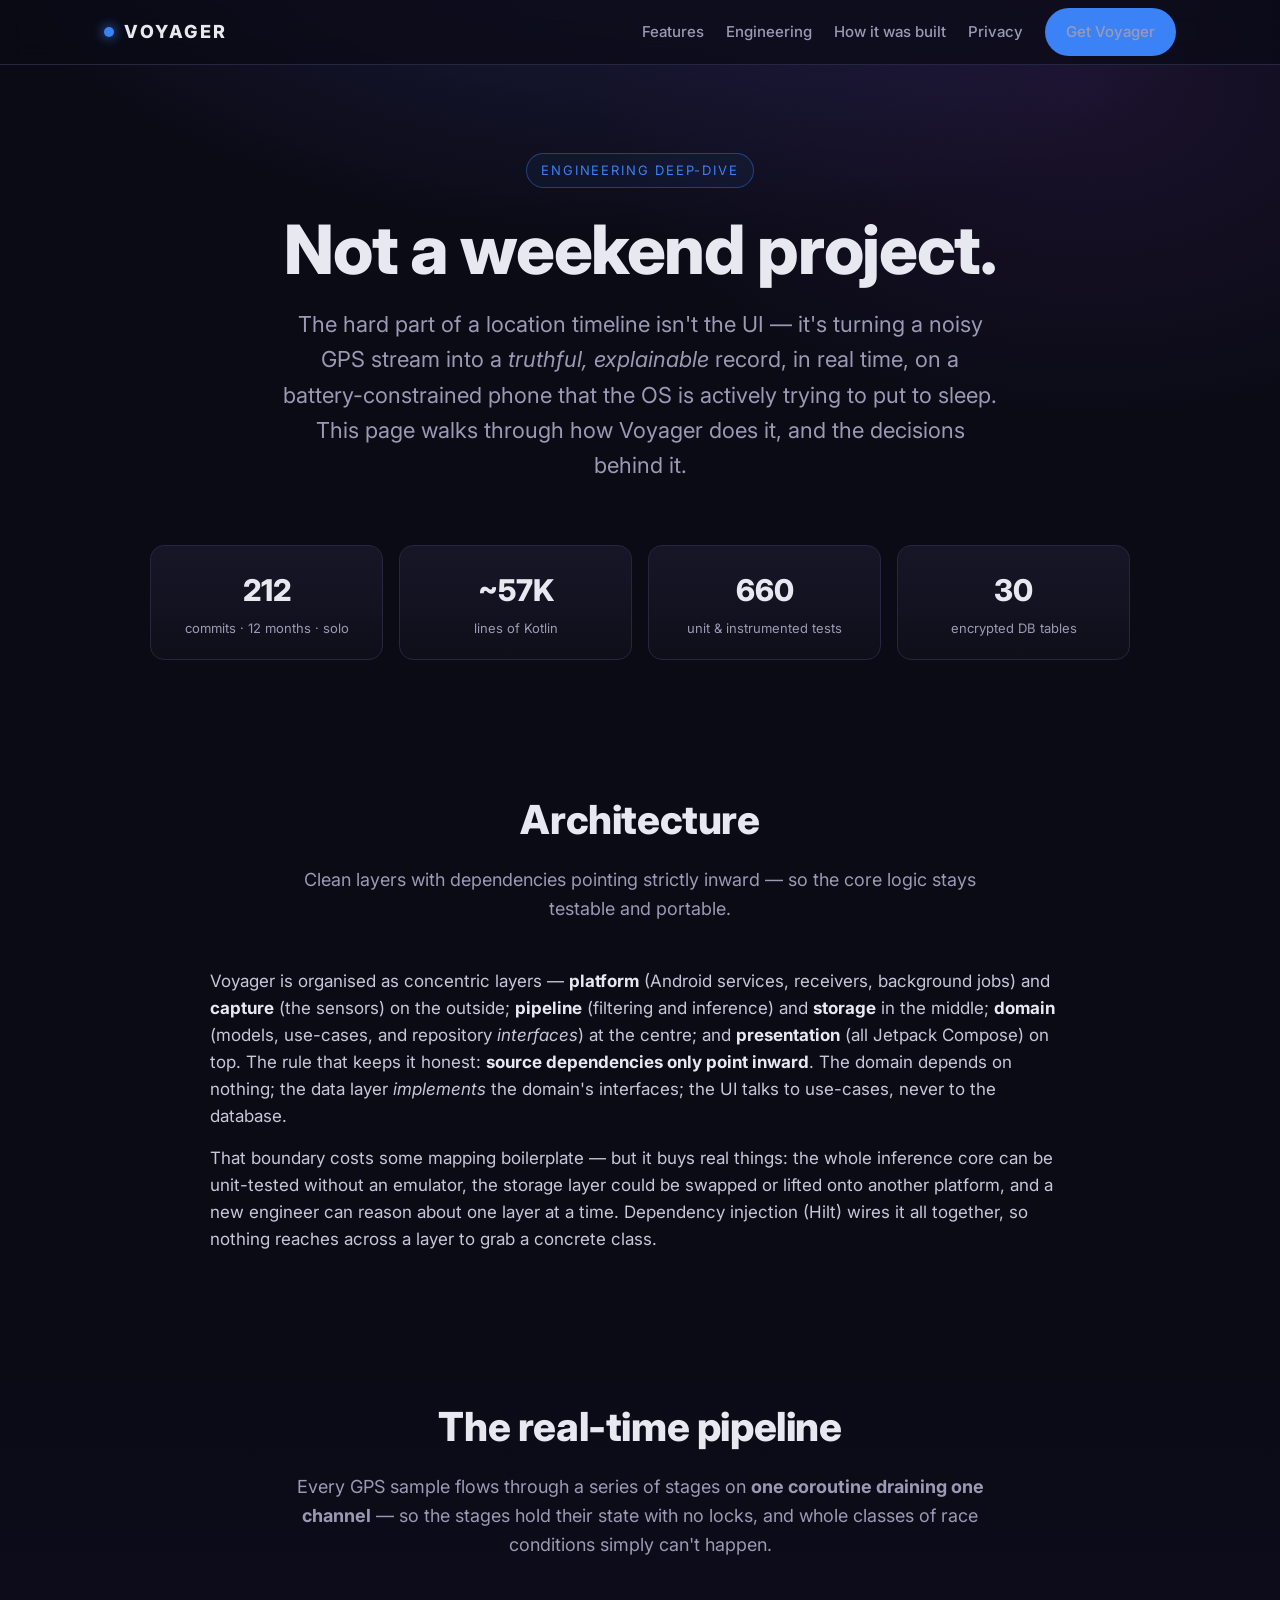
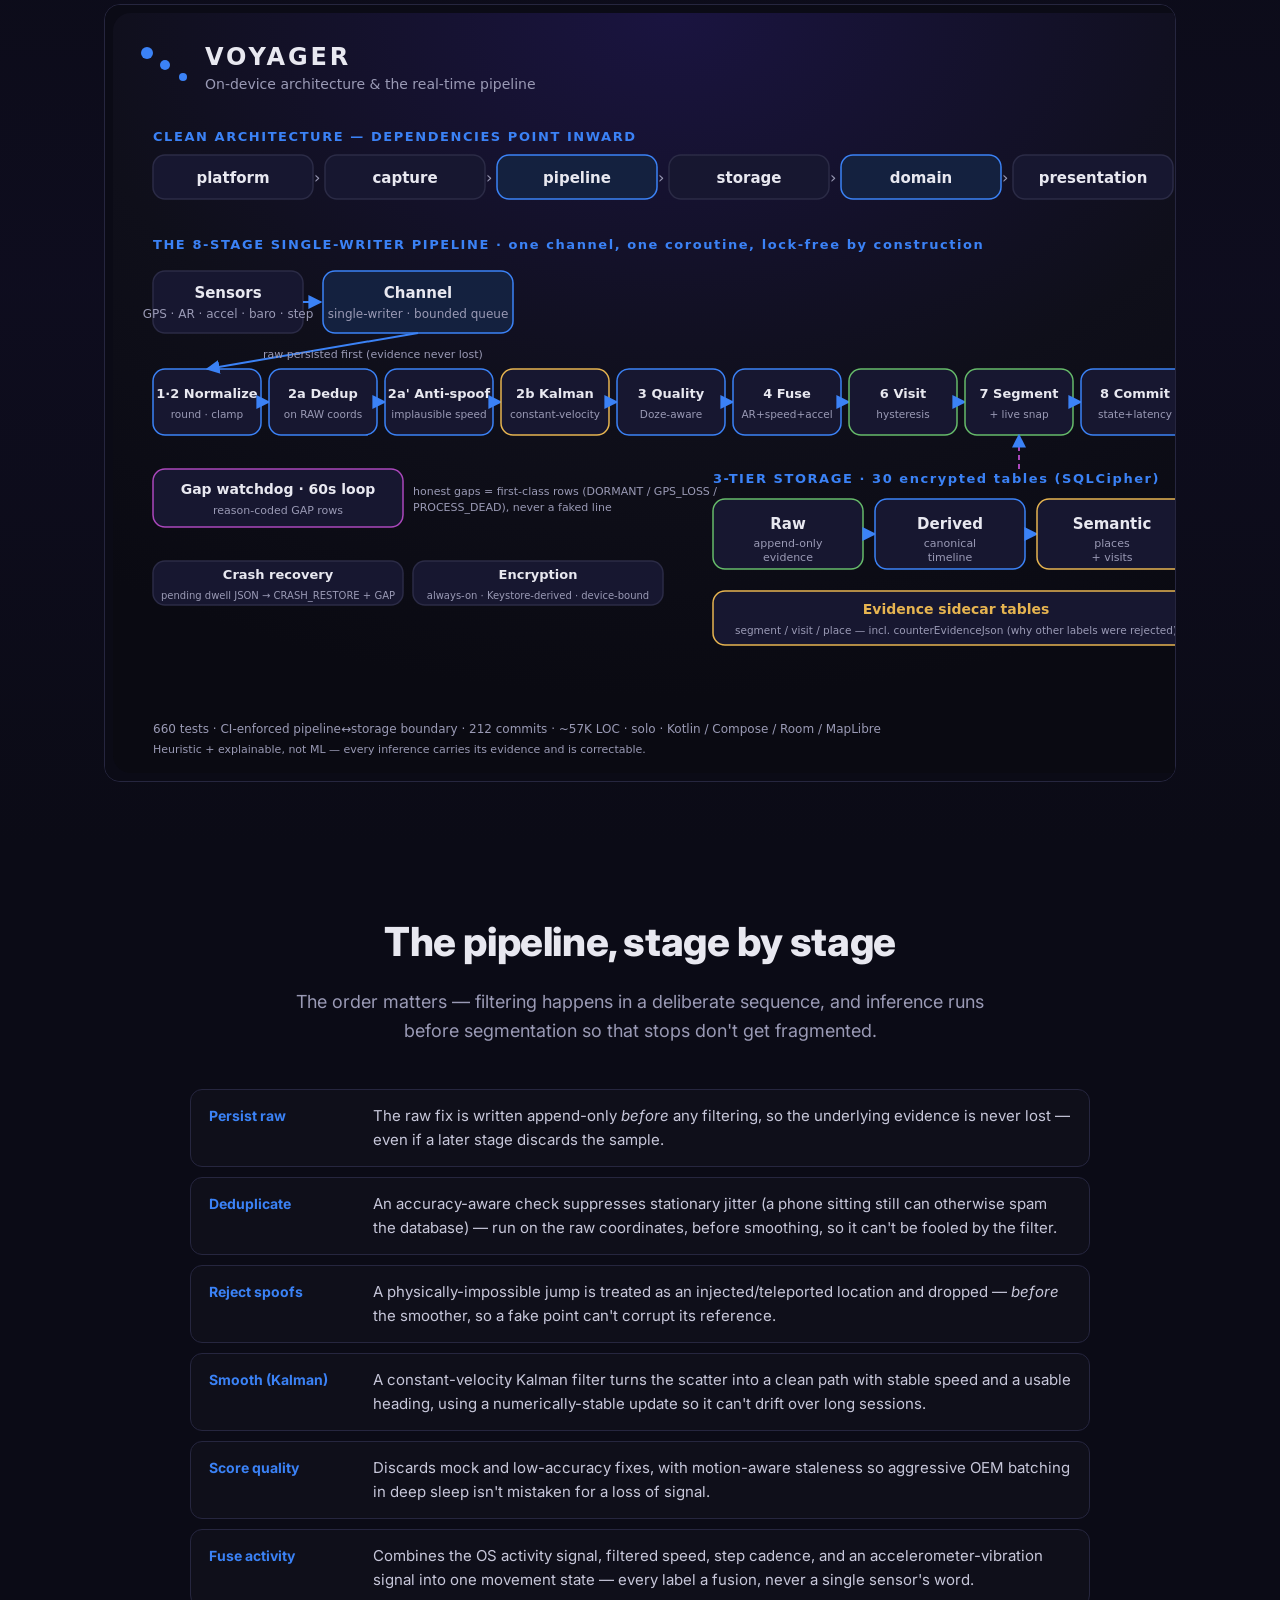
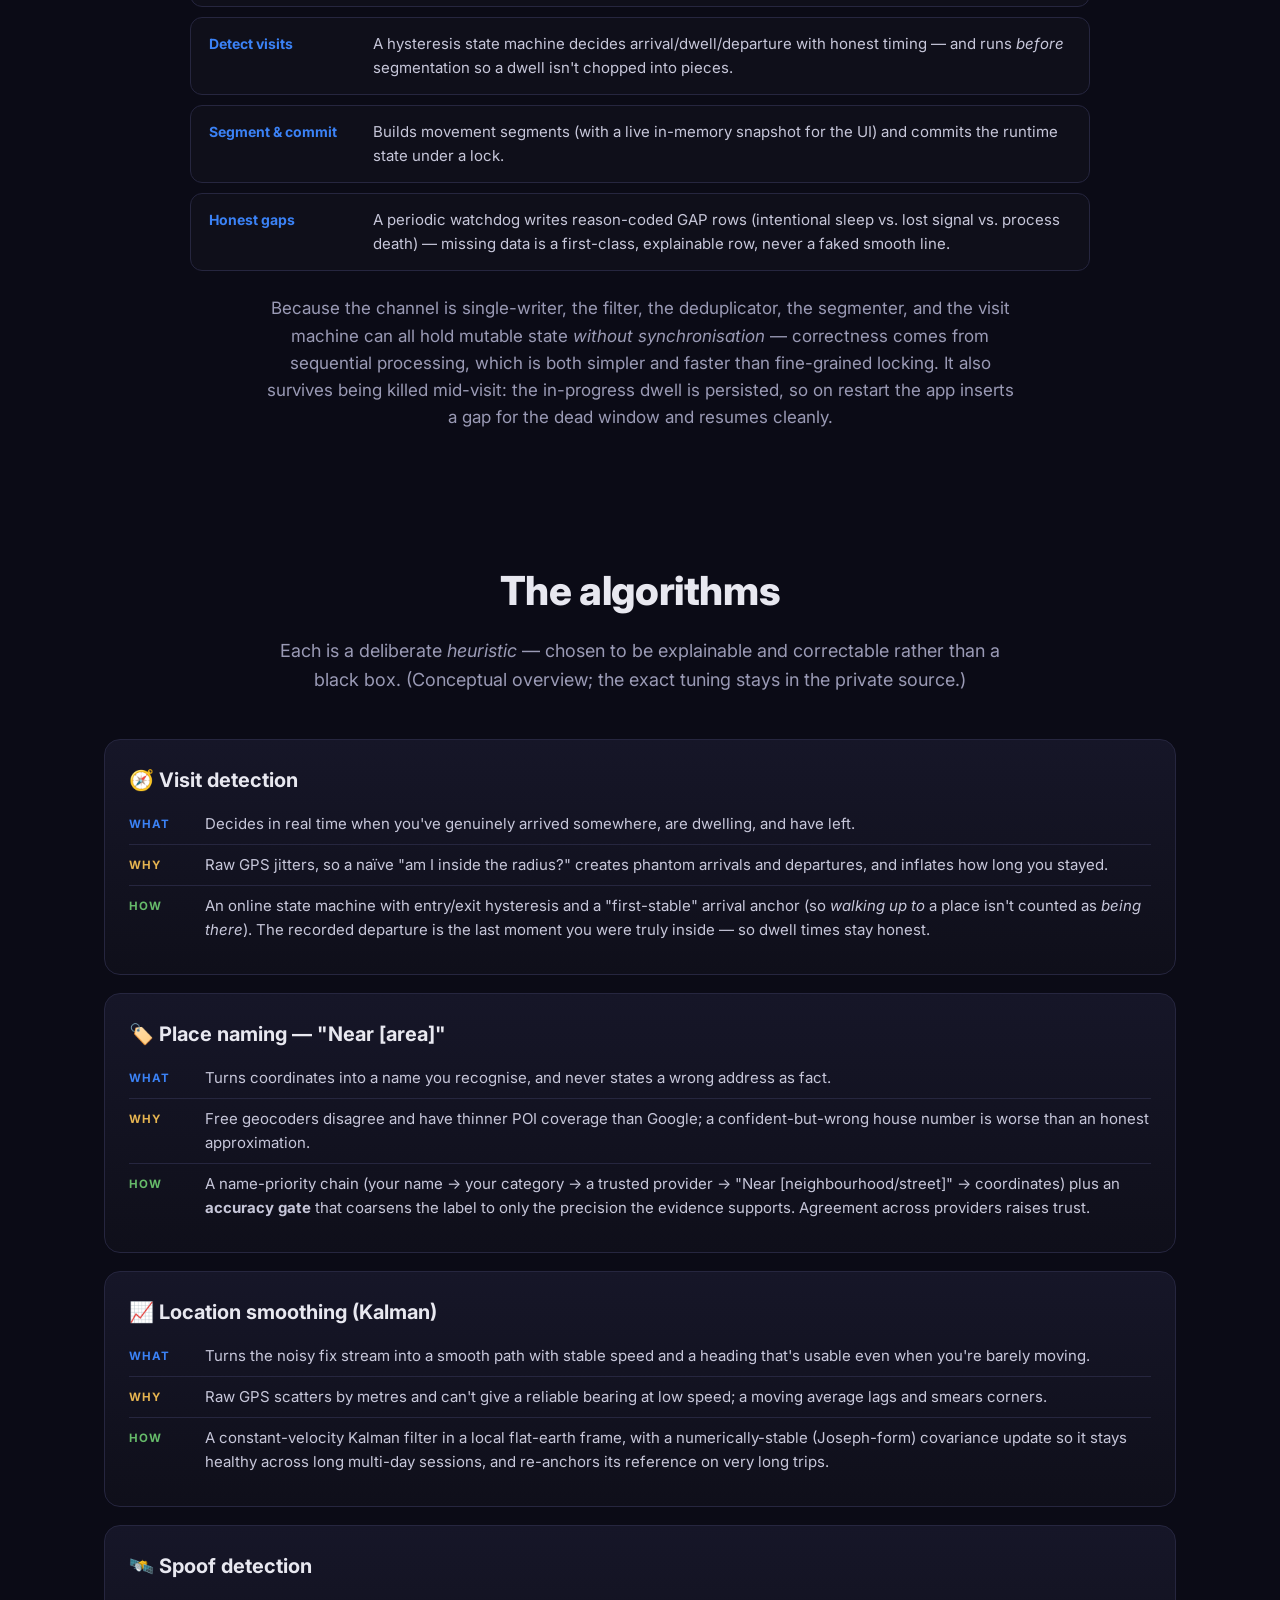
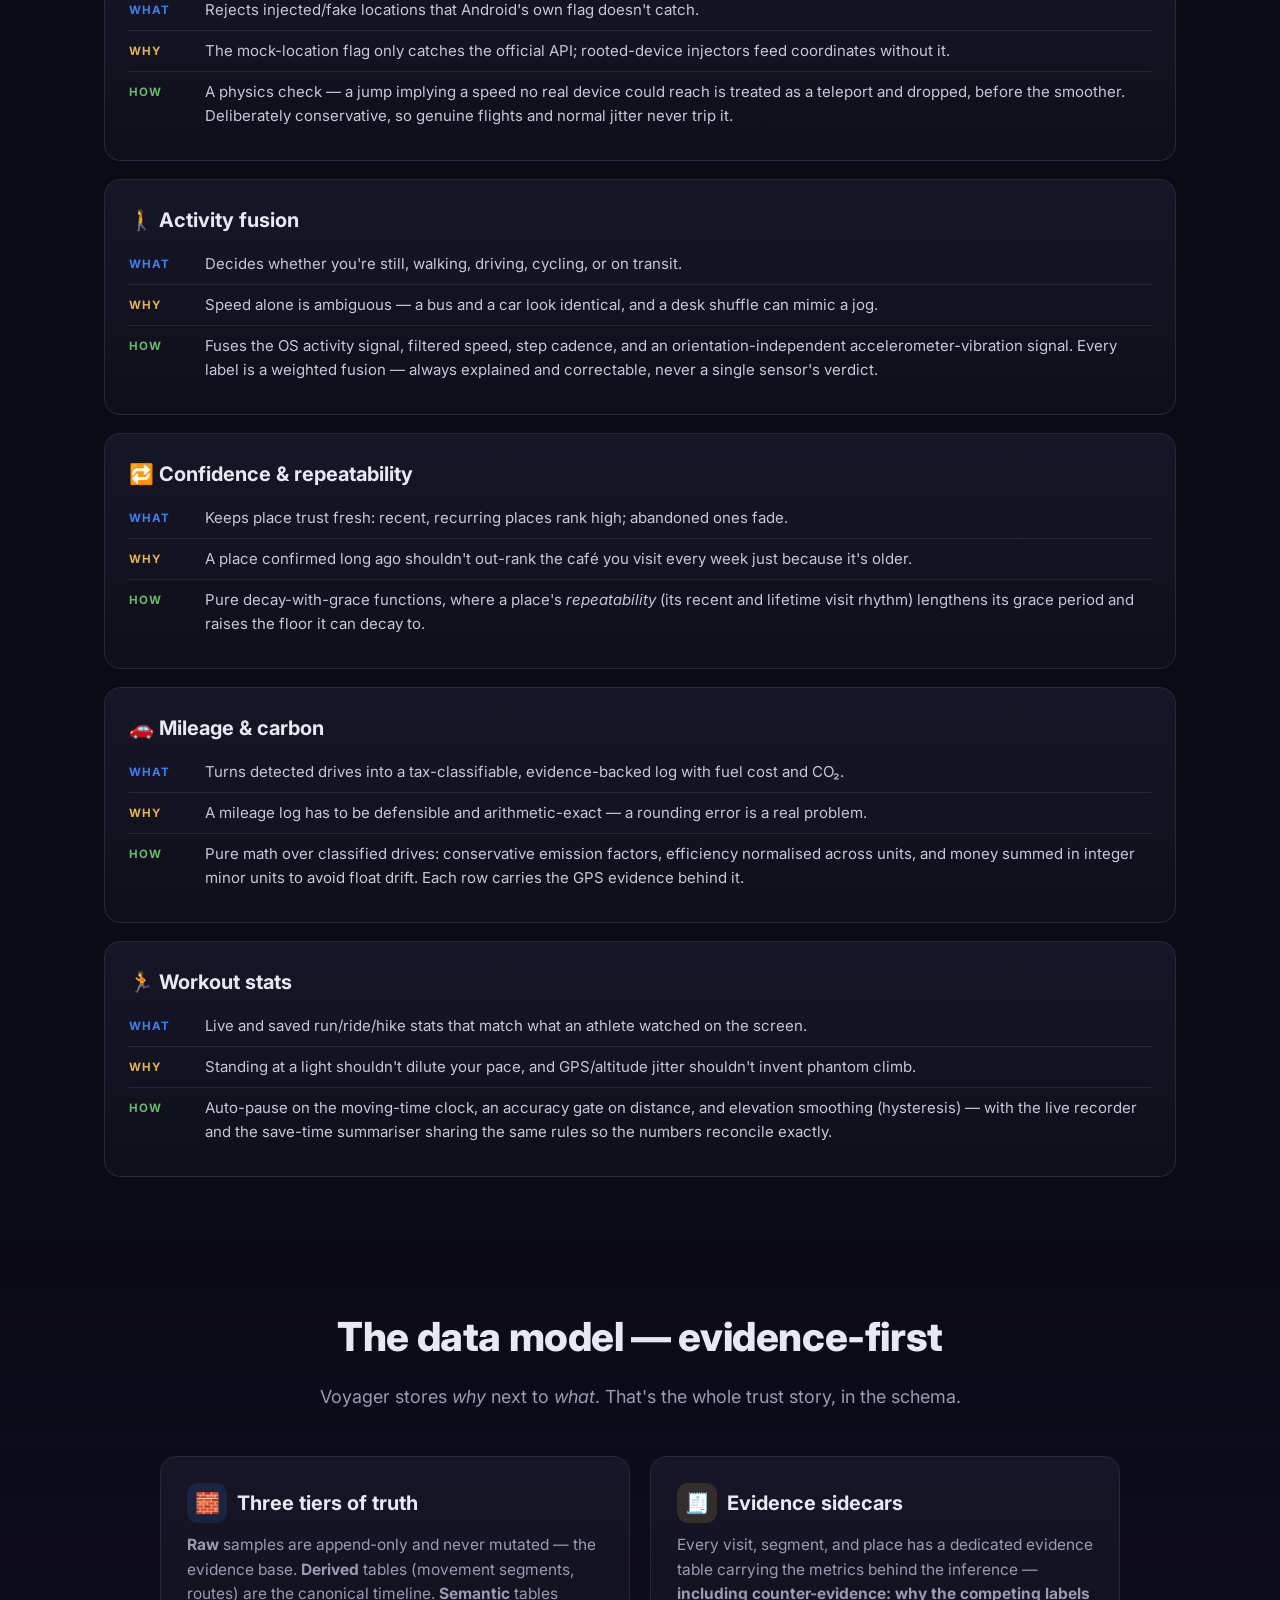
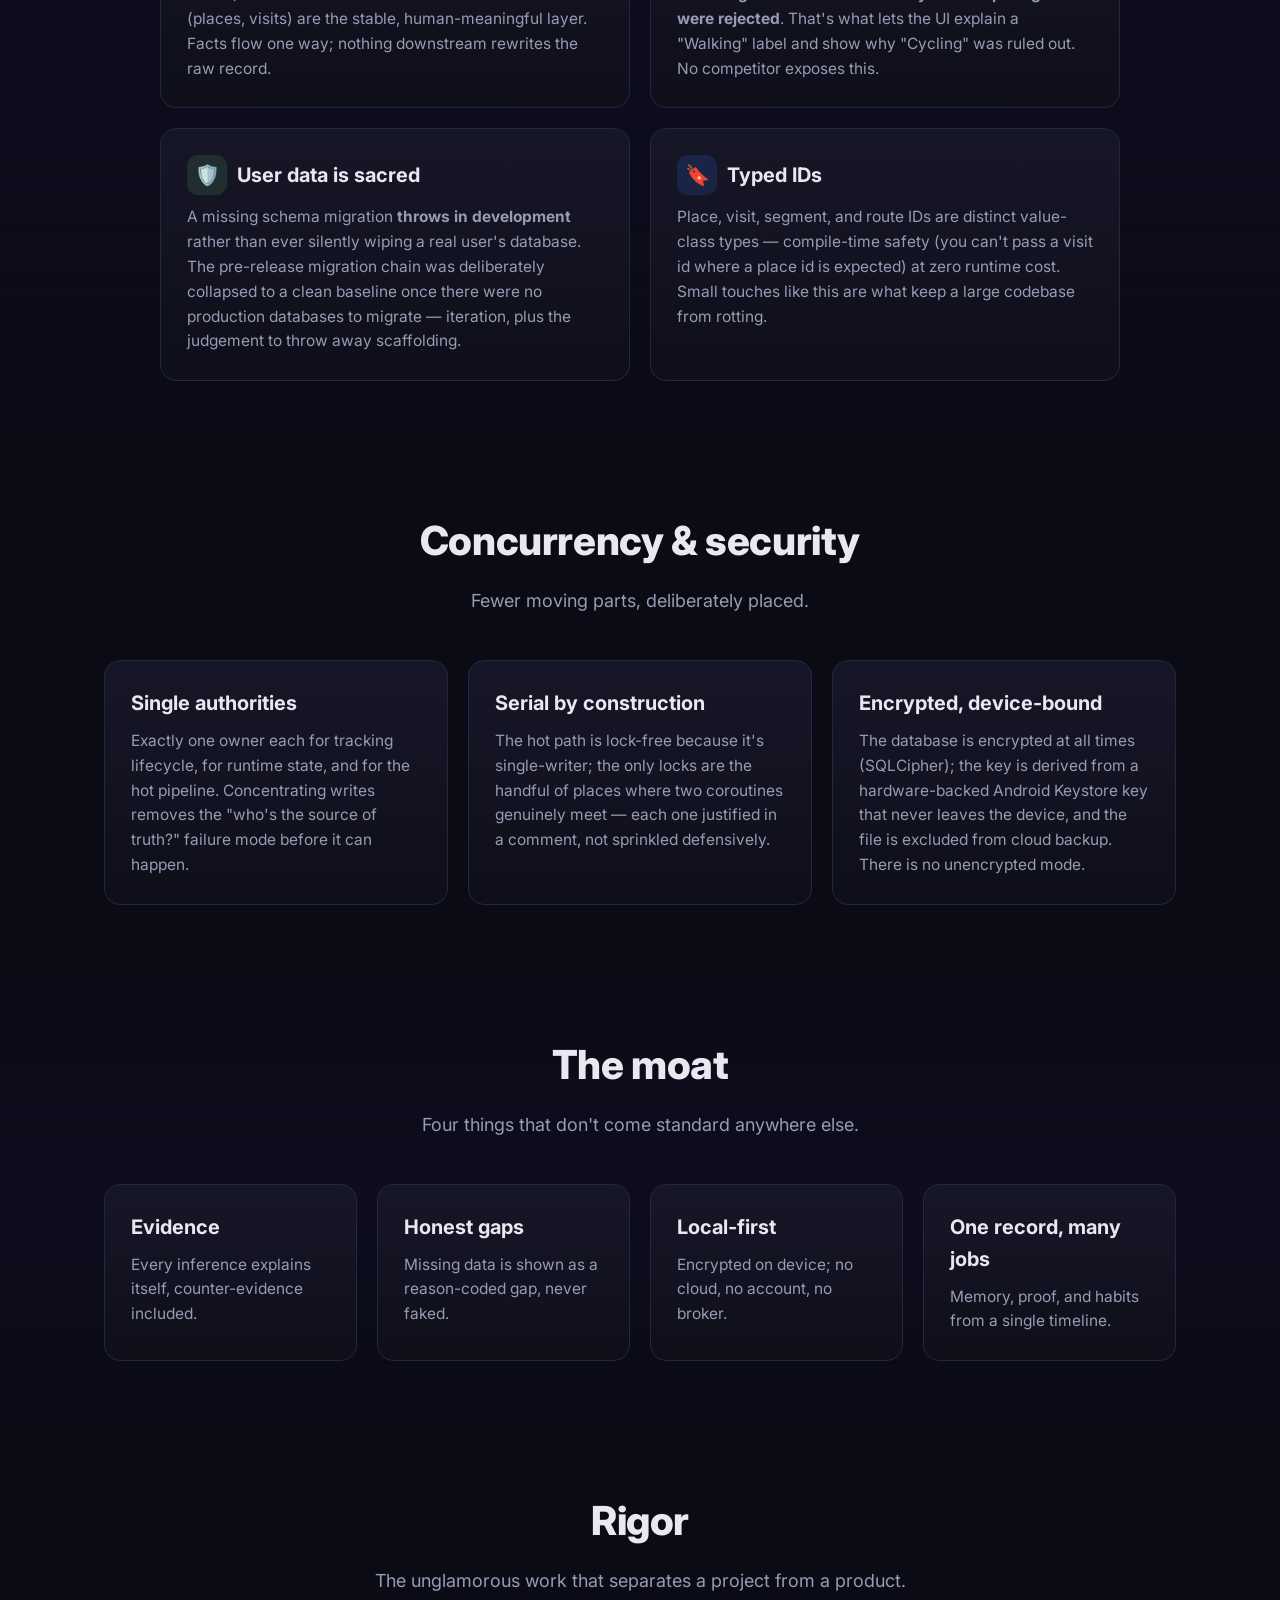
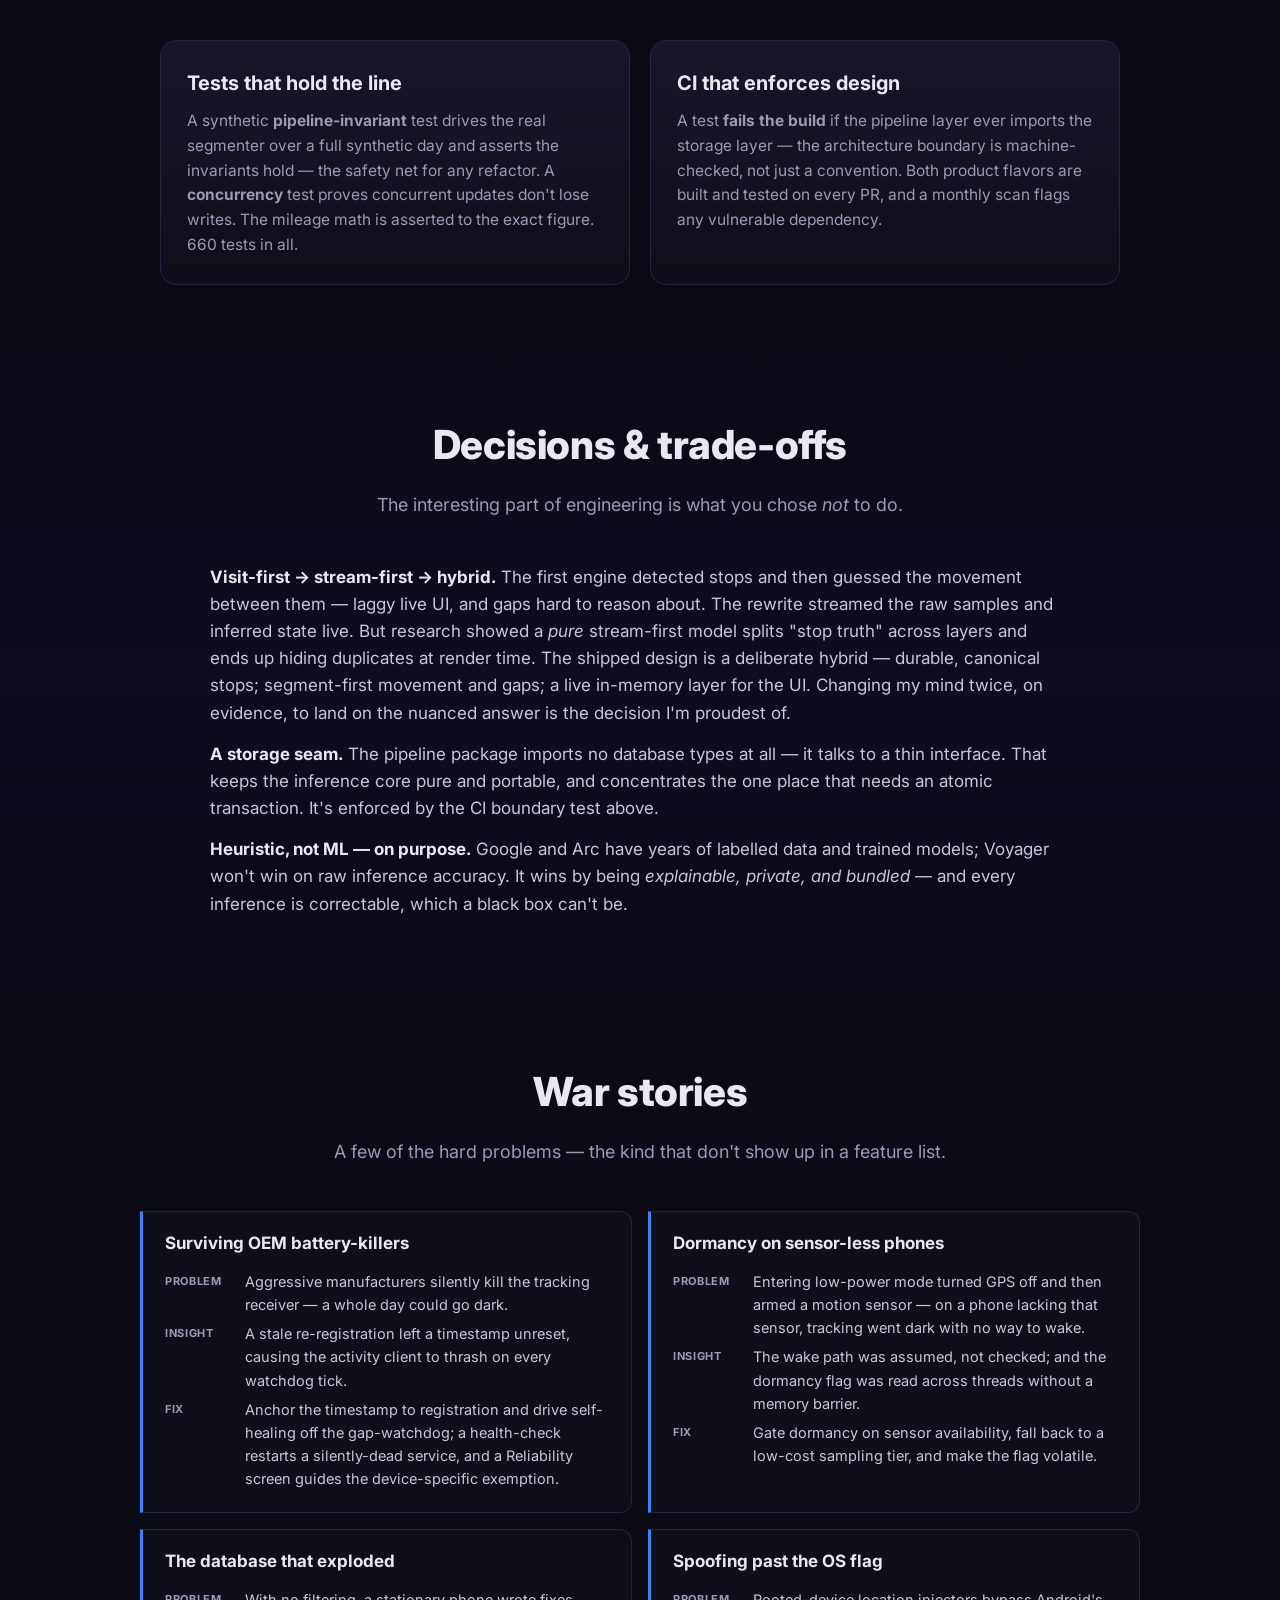
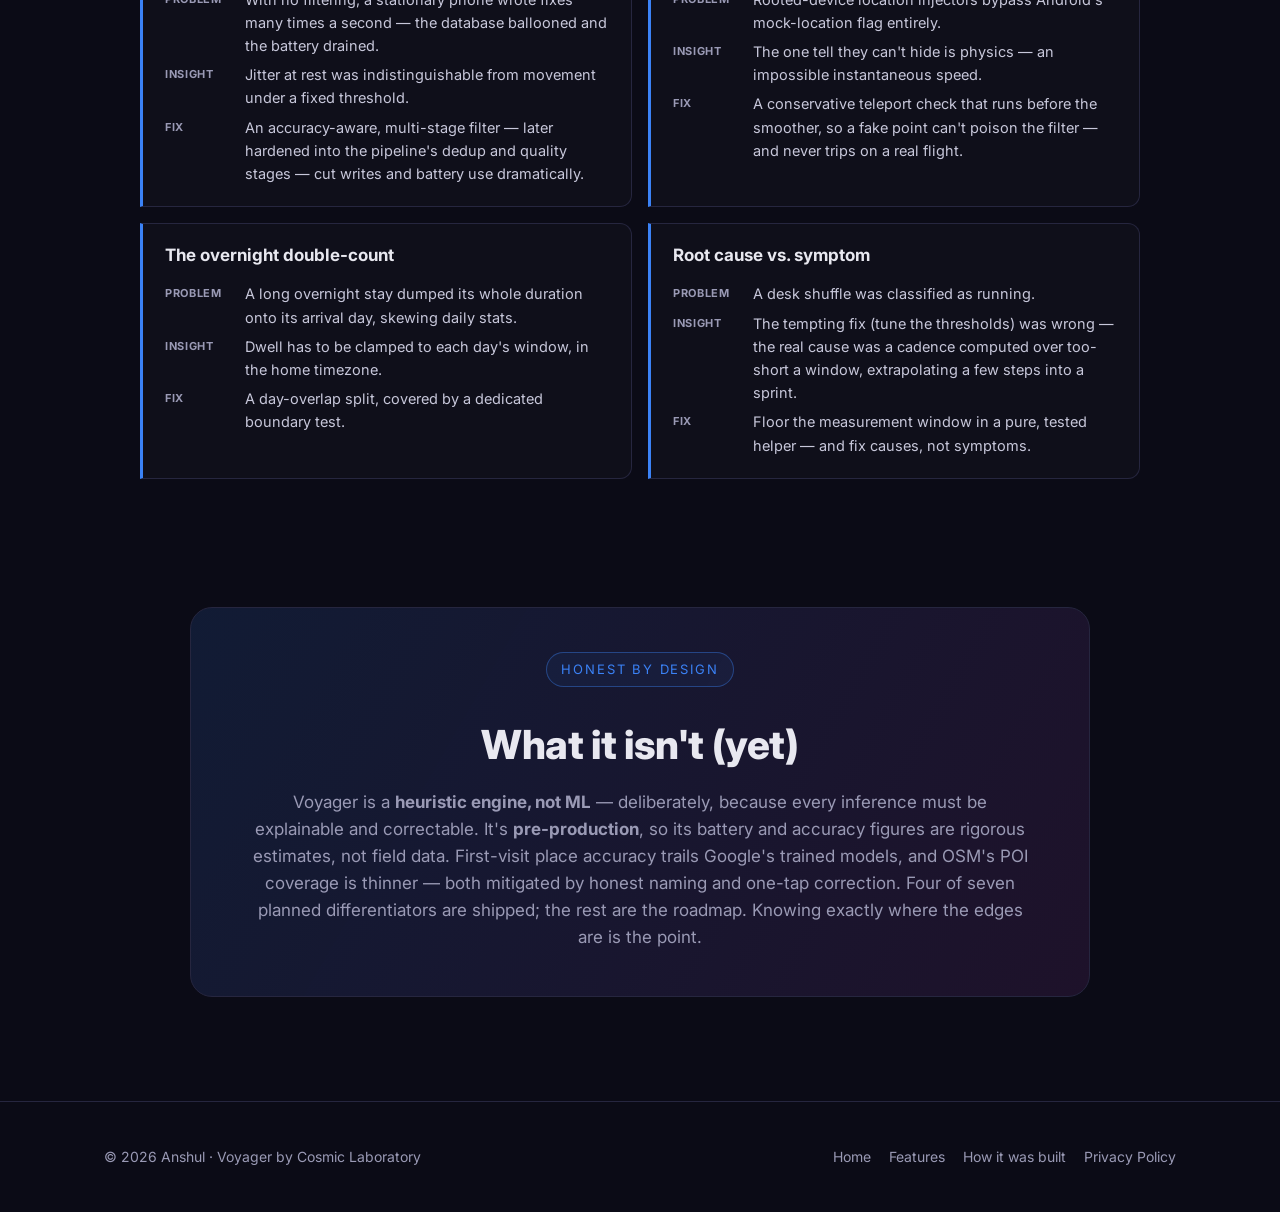
<file: engineering.html>
<!doctype html>
<html lang="en">
<head>
<meta charset="utf-8">
<meta name="viewport" content="width=device-width, initial-scale=1">
<title>Engineering deep-dive — Voyager</title>
<meta name="description" content="How Voyager works under the hood: a single-writer on-device GPS pipeline, an evidence-first encrypted data model, honest gaps, real-time inference, and a tested, CI-guarded codebase — a deliberate, deep engineering project.">
<link href="https://fonts.googleapis.com/css2?family=Inter:wght@400;500;600;800&display=swap" rel="stylesheet">
<link rel="stylesheet" href="assets/style.css">
<link rel="icon" href="data:image/svg+xml,<svg xmlns='http://www.w3.org/2000/svg' viewBox='0 0 100 100'><circle cx='50' cy='50' r='42' fill='%233b82f6'/></svg>">
<style>
  .diagram{overflow-x:auto;border:1px solid var(--line);border-radius:16px;background:#0b0b16;padding:8px;margin:0 auto;max-width:1160px}
  .diagram img{width:1120px;max-width:none}
  .stage-list{max-width:900px;margin:0 auto;display:grid;gap:10px}
  .stage-list .s{display:flex;gap:14px;align-items:baseline;background:rgba(255,255,255,.02);
    border:1px solid var(--line);border-radius:12px;padding:14px 18px}
  .stage-list .k{color:var(--primary);font-weight:700;flex:none;width:150px;font-size:14px}
  .stage-list .v{color:#c7c7da;font-size:15px}
  @media(max-width:820px){.stage-list .s{flex-direction:column;gap:4px}.stage-list .k{width:auto}}
</style>
</head>
<body>

<nav class="nav"><div class="wrap">
  <a class="brand" href="index.html"><span class="dot"></span>VOYAGER</a>
  <div class="links">
    <a href="features.html">Features</a>
    <a href="engineering.html">Engineering</a>
    <a href="development.html">How it was built</a>
    <a href="privacy.html">Privacy</a>
    <a class="btn" href="index.html#get">Get Voyager</a>
  </div>
</div></nav>

<header class="hero" style="padding-bottom:20px"><div class="wrap">
  <span class="eyebrow">Engineering deep-dive</span>
  <h1>Not a weekend project.</h1>
  <p class="lede">The hard part of a location timeline isn't the UI — it's turning a noisy GPS stream into a
    <em>truthful, explainable</em> record, in real time, on a battery-constrained phone that the OS is actively
    trying to put to sleep. This page walks through how Voyager does it, and the decisions behind it.</p>
</div></header>

<section style="padding-top:10px"><div class="wrap">
  <div class="stats">
    <div class="stat"><div class="n">212</div><div class="l">commits · 12 months · solo</div></div>
    <div class="stat"><div class="n">~57K</div><div class="l">lines of Kotlin</div></div>
    <div class="stat"><div class="n">660</div><div class="l">unit &amp; instrumented tests</div></div>
    <div class="stat"><div class="n">30</div><div class="l">encrypted DB tables</div></div>
  </div>
</div></section>

<!-- ARCHITECTURE -->
<section><div class="wrap">
  <div class="sec-head"><h2>Architecture</h2>
    <p>Clean layers with dependencies pointing strictly inward — so the core logic stays testable and portable.</p></div>
  <div class="deep">
    <p>Voyager is organised as concentric layers — <strong>platform</strong> (Android services, receivers,
      background jobs) and <strong>capture</strong> (the sensors) on the outside; <strong>pipeline</strong>
      (filtering and inference) and <strong>storage</strong> in the middle; <strong>domain</strong> (models,
      use-cases, and repository <em>interfaces</em>) at the centre; and <strong>presentation</strong> (all
      Jetpack Compose) on top. The rule that keeps it honest: <strong>source dependencies only point
      inward</strong>. The domain depends on nothing; the data layer <em>implements</em> the domain's
      interfaces; the UI talks to use-cases, never to the database.</p>
    <p>That boundary costs some mapping boilerplate — but it buys real things: the whole inference core can be
      unit-tested without an emulator, the storage layer could be swapped or lifted onto another platform, and a
      new engineer can reason about one layer at a time. Dependency injection (Hilt) wires it all together, so
      nothing reaches across a layer to grab a concrete class.</p>
  </div>
</div></section>

<!-- PIPELINE -->
<section style="background:linear-gradient(180deg,transparent,rgba(20,16,46,.35),transparent)"><div class="wrap">
  <div class="sec-head"><h2>The real-time pipeline</h2>
    <p>Every GPS sample flows through a series of stages on <strong>one coroutine draining one channel</strong> —
      so the stages hold their state with no locks, and whole classes of race conditions simply can't happen.</p></div>
  <div class="diagram"><img src="assets/architecture.svg" alt="Voyager on-device architecture and pipeline"></div>
</div></section>

<section><div class="wrap">
  <div class="sec-head"><h2>The pipeline, stage by stage</h2>
    <p>The order matters — filtering happens in a deliberate sequence, and inference runs before segmentation so
      that stops don't get fragmented.</p></div>
  <div class="stage-list">
    <div class="s"><div class="k">Persist raw</div><div class="v">The raw fix is written append-only <em>before</em> any filtering, so the underlying evidence is never lost — even if a later stage discards the sample.</div></div>
    <div class="s"><div class="k">Deduplicate</div><div class="v">An accuracy-aware check suppresses stationary jitter (a phone sitting still can otherwise spam the database) — run on the raw coordinates, before smoothing, so it can't be fooled by the filter.</div></div>
    <div class="s"><div class="k">Reject spoofs</div><div class="v">A physically-impossible jump is treated as an injected/teleported location and dropped — <em>before</em> the smoother, so a fake point can't corrupt its reference.</div></div>
    <div class="s"><div class="k">Smooth (Kalman)</div><div class="v">A constant-velocity Kalman filter turns the scatter into a clean path with stable speed and a usable heading, using a numerically-stable update so it can't drift over long sessions.</div></div>
    <div class="s"><div class="k">Score quality</div><div class="v">Discards mock and low-accuracy fixes, with motion-aware staleness so aggressive OEM batching in deep sleep isn't mistaken for a loss of signal.</div></div>
    <div class="s"><div class="k">Fuse activity</div><div class="v">Combines the OS activity signal, filtered speed, step cadence, and an accelerometer-vibration signal into one movement state — every label a fusion, never a single sensor's word.</div></div>
    <div class="s"><div class="k">Detect visits</div><div class="v">A hysteresis state machine decides arrival/dwell/departure with honest timing — and runs <em>before</em> segmentation so a dwell isn't chopped into pieces.</div></div>
    <div class="s"><div class="k">Segment &amp; commit</div><div class="v">Builds movement segments (with a live in-memory snapshot for the UI) and commits the runtime state under a lock.</div></div>
    <div class="s"><div class="k">Honest gaps</div><div class="v">A periodic watchdog writes reason-coded GAP rows (intentional sleep vs. lost signal vs. process death) — missing data is a first-class, explainable row, never a faked smooth line.</div></div>
  </div>
  <p class="center muted" style="margin-top:24px;max-width:760px;margin-left:auto;margin-right:auto">Because the
    channel is single-writer, the filter, the deduplicator, the segmenter, and the visit machine can all hold
    mutable state <em>without synchronisation</em> — correctness comes from sequential processing, which is both
    simpler and faster than fine-grained locking. It also survives being killed mid-visit: the in-progress dwell
    is persisted, so on restart the app inserts a gap for the dead window and resumes cleanly.</p>
</div></section>

<!-- ALGORITHMS -->
<section><div class="wrap">
  <div class="sec-head"><h2>The algorithms</h2>
    <p>Each is a deliberate <em>heuristic</em> — chosen to be explainable and correctable rather than a black box.
      (Conceptual overview; the exact tuning stays in the private source.)</p></div>
  <div class="wwh">
    <div class="item"><h3>🧭 Visit detection</h3>
      <div class="r"><div class="t">What</div><p>Decides in real time when you've genuinely arrived somewhere, are dwelling, and have left.</p></div>
      <div class="r"><div class="t why">Why</div><p>Raw GPS jitters, so a naïve "am I inside the radius?" creates phantom arrivals and departures, and inflates how long you stayed.</p></div>
      <div class="r"><div class="t how">How</div><p>An online state machine with entry/exit hysteresis and a "first-stable" arrival anchor (so <em>walking up to</em> a place isn't counted as <em>being there</em>). The recorded departure is the last moment you were truly inside — so dwell times stay honest.</p></div>
    </div>
    <div class="item"><h3>🏷️ Place naming — "Near [area]"</h3>
      <div class="r"><div class="t">What</div><p>Turns coordinates into a name you recognise, and never states a wrong address as fact.</p></div>
      <div class="r"><div class="t why">Why</div><p>Free geocoders disagree and have thinner POI coverage than Google; a confident-but-wrong house number is worse than an honest approximation.</p></div>
      <div class="r"><div class="t how">How</div><p>A name-priority chain (your name → your category → a trusted provider → "Near [neighbourhood/street]" → coordinates) plus an <strong>accuracy gate</strong> that coarsens the label to only the precision the evidence supports. Agreement across providers raises trust.</p></div>
    </div>
    <div class="item"><h3>📈 Location smoothing (Kalman)</h3>
      <div class="r"><div class="t">What</div><p>Turns the noisy fix stream into a smooth path with stable speed and a heading that's usable even when you're barely moving.</p></div>
      <div class="r"><div class="t why">Why</div><p>Raw GPS scatters by metres and can't give a reliable bearing at low speed; a moving average lags and smears corners.</p></div>
      <div class="r"><div class="t how">How</div><p>A constant-velocity Kalman filter in a local flat-earth frame, with a numerically-stable (Joseph-form) covariance update so it stays healthy across long multi-day sessions, and re-anchors its reference on very long trips.</p></div>
    </div>
    <div class="item"><h3>🛰️ Spoof detection</h3>
      <div class="r"><div class="t">What</div><p>Rejects injected/fake locations that Android's own flag doesn't catch.</p></div>
      <div class="r"><div class="t why">Why</div><p>The mock-location flag only catches the official API; rooted-device injectors feed coordinates without it.</p></div>
      <div class="r"><div class="t how">How</div><p>A physics check — a jump implying a speed no real device could reach is treated as a teleport and dropped, before the smoother. Deliberately conservative, so genuine flights and normal jitter never trip it.</p></div>
    </div>
    <div class="item"><h3>🚶 Activity fusion</h3>
      <div class="r"><div class="t">What</div><p>Decides whether you're still, walking, driving, cycling, or on transit.</p></div>
      <div class="r"><div class="t why">Why</div><p>Speed alone is ambiguous — a bus and a car look identical, and a desk shuffle can mimic a jog.</p></div>
      <div class="r"><div class="t how">How</div><p>Fuses the OS activity signal, filtered speed, step cadence, and an orientation-independent accelerometer-vibration signal. Every label is a weighted fusion — always explained and correctable, never a single sensor's verdict.</p></div>
    </div>
    <div class="item"><h3>🔁 Confidence &amp; repeatability</h3>
      <div class="r"><div class="t">What</div><p>Keeps place trust fresh: recent, recurring places rank high; abandoned ones fade.</p></div>
      <div class="r"><div class="t why">Why</div><p>A place confirmed long ago shouldn't out-rank the café you visit every week just because it's older.</p></div>
      <div class="r"><div class="t how">How</div><p>Pure decay-with-grace functions, where a place's <em>repeatability</em> (its recent and lifetime visit rhythm) lengthens its grace period and raises the floor it can decay to.</p></div>
    </div>
    <div class="item"><h3>🚗 Mileage &amp; carbon</h3>
      <div class="r"><div class="t">What</div><p>Turns detected drives into a tax-classifiable, evidence-backed log with fuel cost and CO₂.</p></div>
      <div class="r"><div class="t why">Why</div><p>A mileage log has to be defensible and arithmetic-exact — a rounding error is a real problem.</p></div>
      <div class="r"><div class="t how">How</div><p>Pure math over classified drives: conservative emission factors, efficiency normalised across units, and money summed in integer minor units to avoid float drift. Each row carries the GPS evidence behind it.</p></div>
    </div>
    <div class="item"><h3>🏃 Workout stats</h3>
      <div class="r"><div class="t">What</div><p>Live and saved run/ride/hike stats that match what an athlete watched on the screen.</p></div>
      <div class="r"><div class="t why">Why</div><p>Standing at a light shouldn't dilute your pace, and GPS/altitude jitter shouldn't invent phantom climb.</p></div>
      <div class="r"><div class="t how">How</div><p>Auto-pause on the moving-time clock, an accuracy gate on distance, and elevation smoothing (hysteresis) — with the live recorder and the save-time summariser sharing the same rules so the numbers reconcile exactly.</p></div>
    </div>
  </div>
</div></section>

<!-- DATA MODEL -->
<section style="background:linear-gradient(180deg,transparent,rgba(20,16,46,.35),transparent)"><div class="wrap">
  <div class="sec-head"><h2>The data model — evidence-first</h2>
    <p>Voyager stores <em>why</em> next to <em>what</em>. That's the whole trust story, in the schema.</p></div>
  <div class="grid g2" style="max-width:960px;margin:0 auto">
    <div class="card"><h3><span class="ic">🧱</span>Three tiers of truth</h3><p><strong>Raw</strong> samples are
      append-only and never mutated — the evidence base. <strong>Derived</strong> tables (movement segments,
      routes) are the canonical timeline. <strong>Semantic</strong> tables (places, visits) are the stable,
      human-meaningful layer. Facts flow one way; nothing downstream rewrites the raw record.</p></div>
    <div class="card"><h3><span class="ic gold">🧾</span>Evidence sidecars</h3><p>Every visit, segment, and place has
      a dedicated evidence table carrying the metrics behind the inference — <strong>including counter-evidence:
      why the competing labels were rejected</strong>. That's what lets the UI explain a "Walking" label and show
      why "Cycling" was ruled out. No competitor exposes this.</p></div>
    <div class="card"><h3><span class="ic green">🛡️</span>User data is sacred</h3><p>A missing schema migration
      <strong>throws in development</strong> rather than ever silently wiping a real user's database. The
      pre-release migration chain was deliberately collapsed to a clean baseline once there were no production
      databases to migrate — iteration, plus the judgement to throw away scaffolding.</p></div>
    <div class="card"><h3><span class="ic">🔖</span>Typed IDs</h3><p>Place, visit, segment, and route IDs are
      distinct value-class types — compile-time safety (you can't pass a visit id where a place id is expected)
      at zero runtime cost. Small touches like this are what keep a large codebase from rotting.</p></div>
  </div>
</div></section>

<!-- CONCURRENCY & SECURITY -->
<section><div class="wrap">
  <div class="sec-head"><h2>Concurrency &amp; security</h2>
    <p>Fewer moving parts, deliberately placed.</p></div>
  <div class="grid g3">
    <div class="card"><h3>Single authorities</h3><p>Exactly one owner each for tracking lifecycle, for runtime
      state, and for the hot pipeline. Concentrating writes removes the "who's the source of truth?" failure mode
      before it can happen.</p></div>
    <div class="card"><h3>Serial by construction</h3><p>The hot path is lock-free because it's single-writer; the
      only locks are the handful of places where two coroutines genuinely meet — each one justified in a comment,
      not sprinkled defensively.</p></div>
    <div class="card"><h3>Encrypted, device-bound</h3><p>The database is encrypted at all times (SQLCipher); the
      key is derived from a hardware-backed Android Keystore key that never leaves the device, and the file is
      excluded from cloud backup. There is no unencrypted mode.</p></div>
  </div>
</div></section>

<!-- THE MOAT -->
<section style="background:linear-gradient(180deg,transparent,rgba(20,16,46,.35),transparent)"><div class="wrap">
  <div class="sec-head"><h2>The moat</h2><p>Four things that don't come standard anywhere else.</p></div>
  <div class="grid g4">
    <div class="card"><h3>Evidence</h3><p>Every inference explains itself, counter-evidence included.</p></div>
    <div class="card"><h3>Honest gaps</h3><p>Missing data is shown as a reason-coded gap, never faked.</p></div>
    <div class="card"><h3>Local-first</h3><p>Encrypted on device; no cloud, no account, no broker.</p></div>
    <div class="card"><h3>One record, many jobs</h3><p>Memory, proof, and habits from a single timeline.</p></div>
  </div>
</div></section>

<!-- RIGOR -->
<section><div class="wrap">
  <div class="sec-head"><h2>Rigor</h2><p>The unglamorous work that separates a project from a product.</p></div>
  <div class="grid g2" style="max-width:960px;margin:0 auto">
    <div class="card"><h3>Tests that hold the line</h3><p>A synthetic <strong>pipeline-invariant</strong> test
      drives the real segmenter over a full synthetic day and asserts the invariants hold — the safety net for
      any refactor. A <strong>concurrency</strong> test proves concurrent updates don't lose writes. The
      mileage math is asserted to the exact figure. 660 tests in all.</p></div>
    <div class="card"><h3>CI that enforces design</h3><p>A test <strong>fails the build</strong> if the pipeline
      layer ever imports the storage layer — the architecture boundary is machine-checked, not just a
      convention. Both product flavors are built and tested on every PR, and a monthly scan flags any vulnerable
      dependency.</p></div>
  </div>
</div></section>

<!-- DECISIONS -->
<section style="background:linear-gradient(180deg,transparent,rgba(20,16,46,.35),transparent)"><div class="wrap">
  <div class="sec-head"><h2>Decisions &amp; trade-offs</h2>
    <p>The interesting part of engineering is what you chose <em>not</em> to do.</p></div>
  <div class="deep">
    <p><strong>Visit-first → stream-first → hybrid.</strong> The first engine detected stops and then guessed the
      movement between them — laggy live UI, and gaps hard to reason about. The rewrite streamed the raw samples
      and inferred state live. But research showed a <em>pure</em> stream-first model splits "stop truth" across
      layers and ends up hiding duplicates at render time. The shipped design is a deliberate hybrid — durable,
      canonical stops; segment-first movement and gaps; a live in-memory layer for the UI. Changing my mind
      twice, on evidence, to land on the nuanced answer is the decision I'm proudest of.</p>
    <p><strong>A storage seam.</strong> The pipeline package imports no database types at all — it talks to a thin
      interface. That keeps the inference core pure and portable, and concentrates the one place that needs an
      atomic transaction. It's enforced by the CI boundary test above.</p>
    <p><strong>Heuristic, not ML — on purpose.</strong> Google and Arc have years of labelled data and trained
      models; Voyager won't win on raw inference accuracy. It wins by being <em>explainable, private, and
      bundled</em> — and every inference is correctable, which a black box can't be.</p>
  </div>
</div></section>

<!-- WAR STORIES -->
<section><div class="wrap">
  <div class="sec-head"><h2>War stories</h2>
    <p>A few of the hard problems — the kind that don't show up in a feature list.</p></div>
  <div class="vignettes">
    <div class="vignette"><h3>Surviving OEM battery-killers</h3>
      <div class="step"><div class="s">Problem</div><div>Aggressive manufacturers silently kill the tracking receiver — a whole day could go dark.</div></div>
      <div class="step"><div class="s">Insight</div><div>A stale re-registration left a timestamp unreset, causing the activity client to thrash on every watchdog tick.</div></div>
      <div class="step"><div class="s">Fix</div><div>Anchor the timestamp to registration and drive self-healing off the gap-watchdog; a health-check restarts a silently-dead service, and a Reliability screen guides the device-specific exemption.</div></div>
    </div>
    <div class="vignette"><h3>Dormancy on sensor-less phones</h3>
      <div class="step"><div class="s">Problem</div><div>Entering low-power mode turned GPS off and then armed a motion sensor — on a phone lacking that sensor, tracking went dark with no way to wake.</div></div>
      <div class="step"><div class="s">Insight</div><div>The wake path was assumed, not checked; and the dormancy flag was read across threads without a memory barrier.</div></div>
      <div class="step"><div class="s">Fix</div><div>Gate dormancy on sensor availability, fall back to a low-cost sampling tier, and make the flag volatile.</div></div>
    </div>
    <div class="vignette"><h3>The database that exploded</h3>
      <div class="step"><div class="s">Problem</div><div>With no filtering, a stationary phone wrote fixes many times a second — the database ballooned and the battery drained.</div></div>
      <div class="step"><div class="s">Insight</div><div>Jitter at rest was indistinguishable from movement under a fixed threshold.</div></div>
      <div class="step"><div class="s">Fix</div><div>An accuracy-aware, multi-stage filter — later hardened into the pipeline's dedup and quality stages — cut writes and battery use dramatically.</div></div>
    </div>
    <div class="vignette"><h3>Spoofing past the OS flag</h3>
      <div class="step"><div class="s">Problem</div><div>Rooted-device location injectors bypass Android's mock-location flag entirely.</div></div>
      <div class="step"><div class="s">Insight</div><div>The one tell they can't hide is physics — an impossible instantaneous speed.</div></div>
      <div class="step"><div class="s">Fix</div><div>A conservative teleport check that runs before the smoother, so a fake point can't poison the filter — and never trips on a real flight.</div></div>
    </div>
    <div class="vignette"><h3>The overnight double-count</h3>
      <div class="step"><div class="s">Problem</div><div>A long overnight stay dumped its whole duration onto its arrival day, skewing daily stats.</div></div>
      <div class="step"><div class="s">Insight</div><div>Dwell has to be clamped to each day's window, in the home timezone.</div></div>
      <div class="step"><div class="s">Fix</div><div>A day-overlap split, covered by a dedicated boundary test.</div></div>
    </div>
    <div class="vignette"><h3>Root cause vs. symptom</h3>
      <div class="step"><div class="s">Problem</div><div>A desk shuffle was classified as running.</div></div>
      <div class="step"><div class="s">Insight</div><div>The tempting fix (tune the thresholds) was wrong — the real cause was a cadence computed over too-short a window, extrapolating a few steps into a sprint.</div></div>
      <div class="step"><div class="s">Fix</div><div>Floor the measurement window in a pure, tested helper — and fix causes, not symptoms.</div></div>
    </div>
  </div>
</div></section>

<!-- HONEST LIMITATIONS -->
<section><div class="wrap">
  <div class="banner">
    <span class="eyebrow">Honest by design</span>
    <h2>What it isn't (yet)</h2>
    <p class="muted" style="max-width:780px;margin:0 auto">Voyager is a <strong>heuristic engine, not ML</strong>
      — deliberately, because every inference must be explainable and correctable. It's <strong>pre-production</strong>,
      so its battery and accuracy figures are rigorous estimates, not field data. First-visit place accuracy
      trails Google's trained models, and OSM's POI coverage is thinner — both mitigated by honest naming and
      one-tap correction. Four of seven planned differentiators are shipped; the rest are the roadmap. Knowing
      exactly where the edges are is the point.</p>
  </div>
</div></section>

<footer><div class="wrap">
  <div>© 2026 Anshul · Voyager by Cosmic Laboratory</div>
  <div class="foot-links">
    <a href="index.html">Home</a>
    <a href="features.html">Features</a>
    <a href="development.html">How it was built</a>
    <a href="privacy.html">Privacy Policy</a>
  </div>
</div></footer>

</body>
</html>
</file>
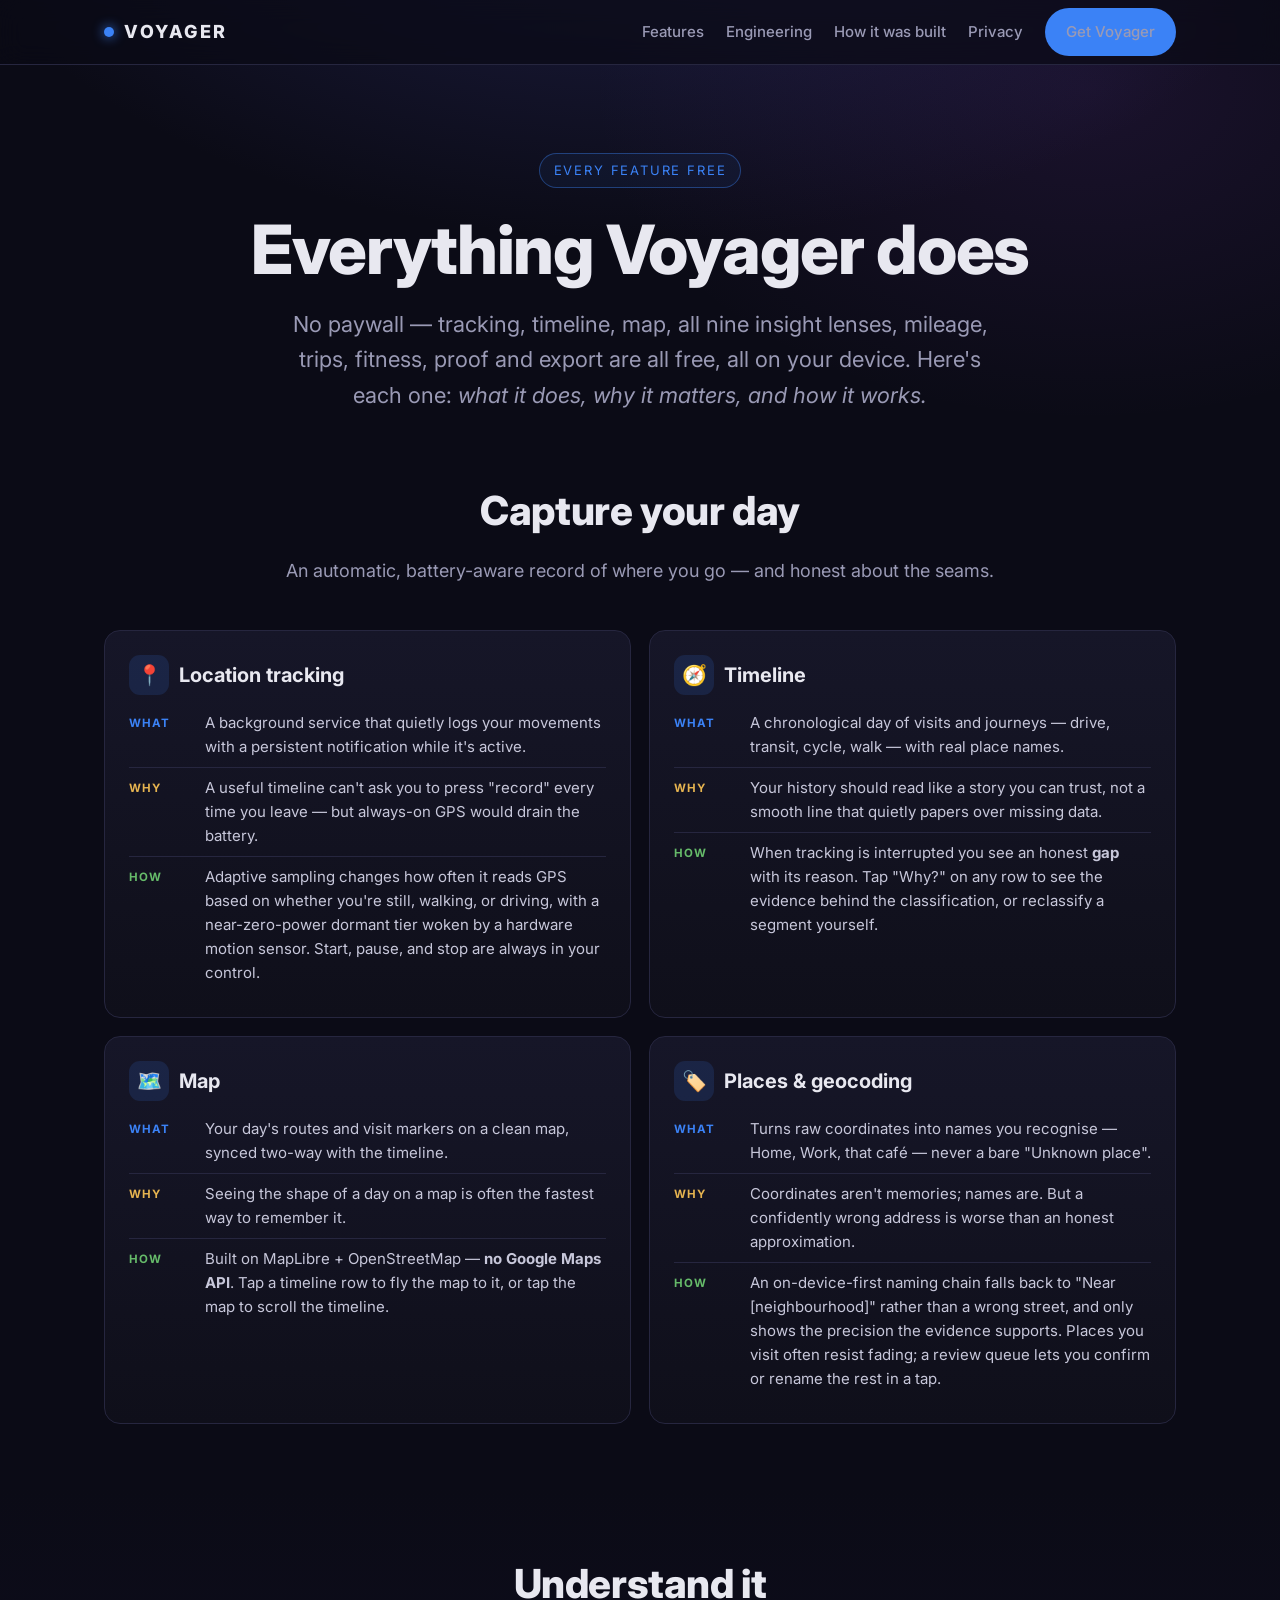
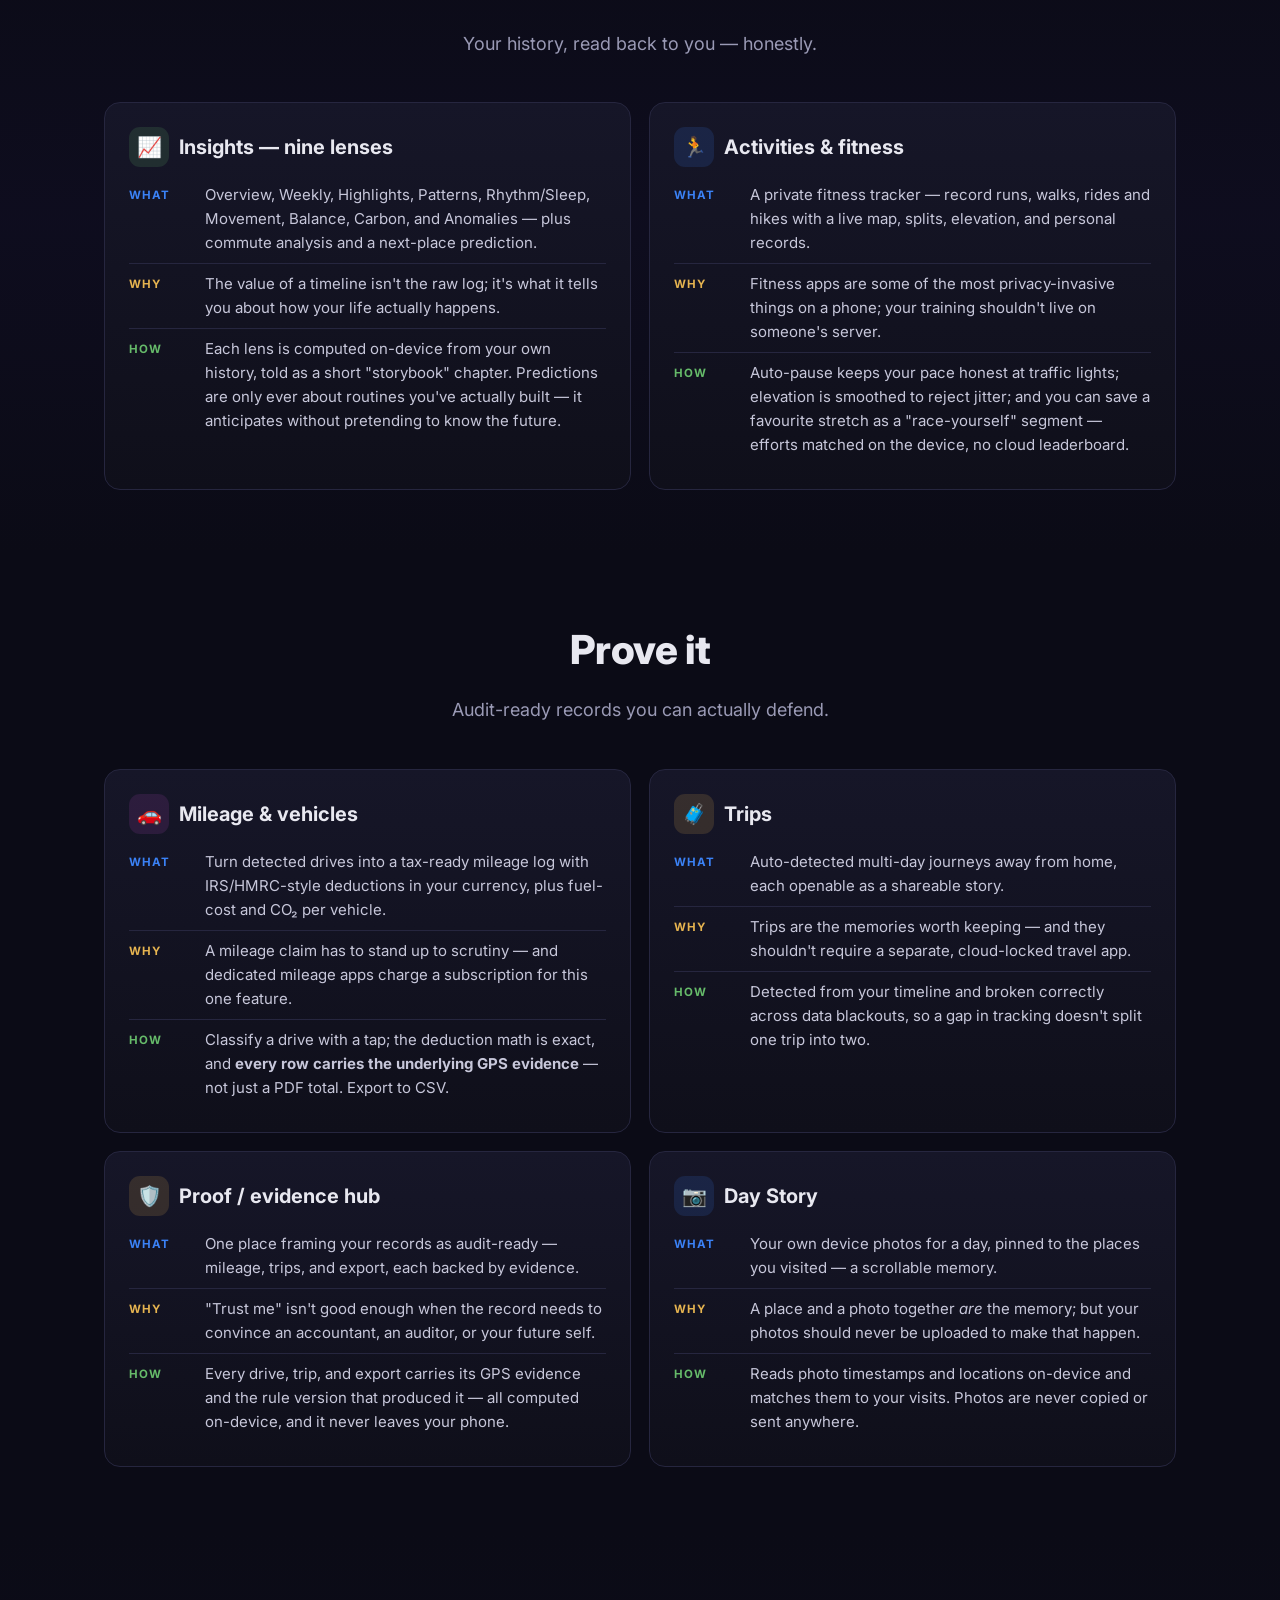
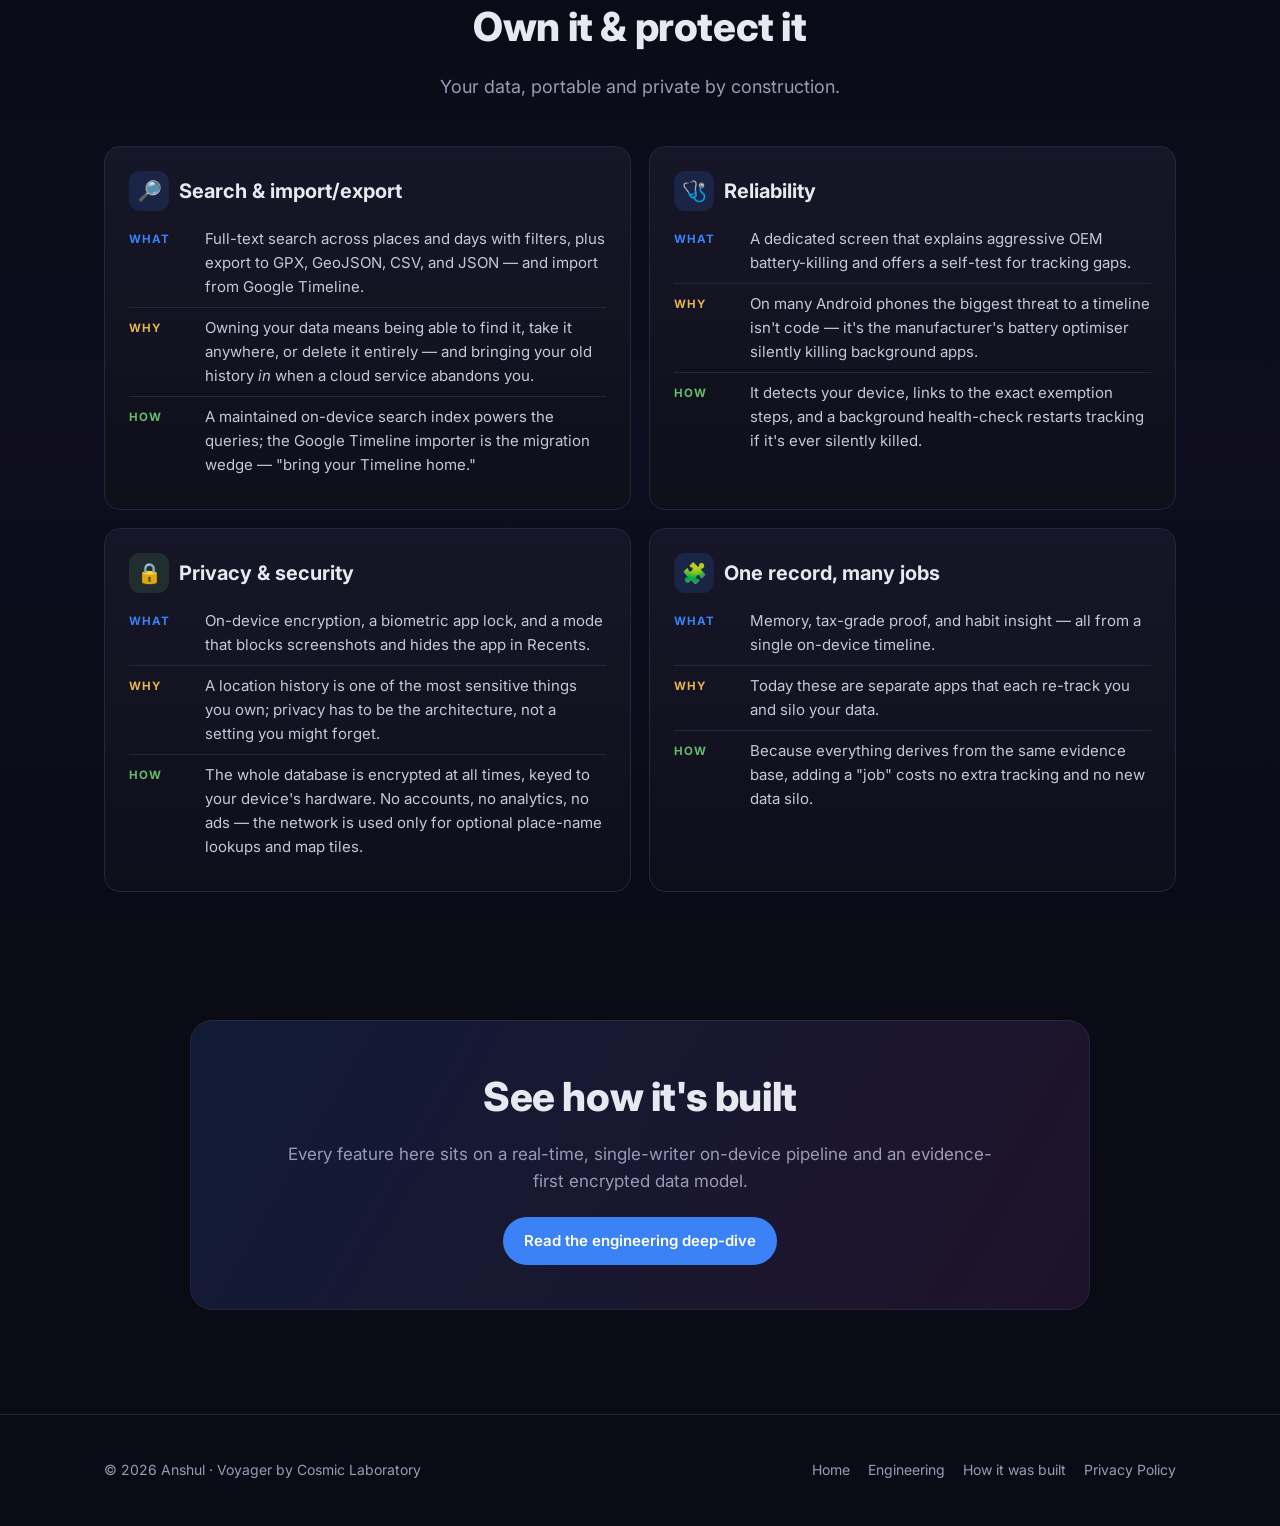
<file: features.html>
<!doctype html>
<html lang="en">
<head>
<meta charset="utf-8">
<meta name="viewport" content="width=device-width, initial-scale=1">
<title>Features — Voyager</title>
<meta name="description" content="Every Voyager feature explained — what it does, why it matters, and how it works: tracking, timeline, map, nine insight lenses, mileage, trips, fitness, proof, and export. All free, all on-device.">
<link href="https://fonts.googleapis.com/css2?family=Inter:wght@400;500;600;800&display=swap" rel="stylesheet">
<link rel="stylesheet" href="assets/style.css">
<link rel="icon" href="data:image/svg+xml,<svg xmlns='http://www.w3.org/2000/svg' viewBox='0 0 100 100'><circle cx='50' cy='50' r='42' fill='%233b82f6'/></svg>">
</head>
<body>

<nav class="nav"><div class="wrap">
  <a class="brand" href="index.html"><span class="dot"></span>VOYAGER</a>
  <div class="links">
    <a href="features.html">Features</a>
    <a href="engineering.html">Engineering</a>
    <a href="development.html">How it was built</a>
    <a href="privacy.html">Privacy</a>
    <a class="btn" href="index.html#get">Get Voyager</a>
  </div>
</div></nav>

<header class="hero" style="padding-bottom:10px"><div class="wrap">
  <span class="eyebrow">Every feature free</span>
  <h1>Everything Voyager does</h1>
  <p class="lede">No paywall — tracking, timeline, map, all nine insight lenses, mileage, trips, fitness, proof
    and export are all free, all on your device. Here's each one: <em>what it does, why it matters, and how it
    works.</em></p>
</div></header>

<!-- CAPTURE -->
<section style="padding-top:24px"><div class="wrap">
  <div class="sec-head"><h2>Capture your day</h2>
    <p>An automatic, battery-aware record of where you go — and honest about the seams.</p></div>
  <div class="wwh two">
    <div class="item"><h3><span class="ic">📍</span>Location tracking</h3>
      <div class="r"><div class="t">What</div><p>A background service that quietly logs your movements with a persistent notification while it's active.</p></div>
      <div class="r"><div class="t why">Why</div><p>A useful timeline can't ask you to press "record" every time you leave — but always-on GPS would drain the battery.</p></div>
      <div class="r"><div class="t how">How</div><p>Adaptive sampling changes how often it reads GPS based on whether you're still, walking, or driving, with a near-zero-power dormant tier woken by a hardware motion sensor. Start, pause, and stop are always in your control.</p></div>
    </div>
    <div class="item"><h3><span class="ic">🧭</span>Timeline</h3>
      <div class="r"><div class="t">What</div><p>A chronological day of visits and journeys — drive, transit, cycle, walk — with real place names.</p></div>
      <div class="r"><div class="t why">Why</div><p>Your history should read like a story you can trust, not a smooth line that quietly papers over missing data.</p></div>
      <div class="r"><div class="t how">How</div><p>When tracking is interrupted you see an honest <strong>gap</strong> with its reason. Tap "Why?" on any row to see the evidence behind the classification, or reclassify a segment yourself.</p></div>
    </div>
    <div class="item"><h3><span class="ic">🗺️</span>Map</h3>
      <div class="r"><div class="t">What</div><p>Your day's routes and visit markers on a clean map, synced two-way with the timeline.</p></div>
      <div class="r"><div class="t why">Why</div><p>Seeing the shape of a day on a map is often the fastest way to remember it.</p></div>
      <div class="r"><div class="t how">How</div><p>Built on MapLibre + OpenStreetMap — <strong>no Google Maps API</strong>. Tap a timeline row to fly the map to it, or tap the map to scroll the timeline.</p></div>
    </div>
    <div class="item"><h3><span class="ic">🏷️</span>Places &amp; geocoding</h3>
      <div class="r"><div class="t">What</div><p>Turns raw coordinates into names you recognise — Home, Work, that café — never a bare "Unknown place".</p></div>
      <div class="r"><div class="t why">Why</div><p>Coordinates aren't memories; names are. But a confidently wrong address is worse than an honest approximation.</p></div>
      <div class="r"><div class="t how">How</div><p>An on-device-first naming chain falls back to "Near [neighbourhood]" rather than a wrong street, and only shows the precision the evidence supports. Places you visit often resist fading; a review queue lets you confirm or rename the rest in a tap.</p></div>
    </div>
  </div>
</div></section>

<!-- UNDERSTAND -->
<section style="background:linear-gradient(180deg,transparent,rgba(20,16,46,.35),transparent)"><div class="wrap">
  <div class="sec-head"><h2>Understand it</h2>
    <p>Your history, read back to you — honestly.</p></div>
  <div class="wwh two">
    <div class="item"><h3><span class="ic green">📈</span>Insights — nine lenses</h3>
      <div class="r"><div class="t">What</div><p>Overview, Weekly, Highlights, Patterns, Rhythm/Sleep, Movement, Balance, Carbon, and Anomalies — plus commute analysis and a next-place prediction.</p></div>
      <div class="r"><div class="t why">Why</div><p>The value of a timeline isn't the raw log; it's what it tells you about how your life actually happens.</p></div>
      <div class="r"><div class="t how">How</div><p>Each lens is computed on-device from your own history, told as a short "storybook" chapter. Predictions are only ever about routines you've actually built — it anticipates without pretending to know the future.</p></div>
    </div>
    <div class="item"><h3><span class="ic">🏃</span>Activities &amp; fitness</h3>
      <div class="r"><div class="t">What</div><p>A private fitness tracker — record runs, walks, rides and hikes with a live map, splits, elevation, and personal records.</p></div>
      <div class="r"><div class="t why">Why</div><p>Fitness apps are some of the most privacy-invasive things on a phone; your training shouldn't live on someone's server.</p></div>
      <div class="r"><div class="t how">How</div><p>Auto-pause keeps your pace honest at traffic lights; elevation is smoothed to reject jitter; and you can save a favourite stretch as a "race-yourself" segment — efforts matched on the device, no cloud leaderboard.</p></div>
    </div>
  </div>
</div></section>

<!-- PROVE -->
<section><div class="wrap">
  <div class="sec-head"><h2>Prove it</h2>
    <p>Audit-ready records you can actually defend.</p></div>
  <div class="wwh two">
    <div class="item"><h3><span class="ic purple">🚗</span>Mileage &amp; vehicles</h3>
      <div class="r"><div class="t">What</div><p>Turn detected drives into a tax-ready mileage log with IRS/HMRC-style deductions in your currency, plus fuel-cost and CO₂ per vehicle.</p></div>
      <div class="r"><div class="t why">Why</div><p>A mileage claim has to stand up to scrutiny — and dedicated mileage apps charge a subscription for this one feature.</p></div>
      <div class="r"><div class="t how">How</div><p>Classify a drive with a tap; the deduction math is exact, and <strong>every row carries the underlying GPS evidence</strong> — not just a PDF total. Export to CSV.</p></div>
    </div>
    <div class="item"><h3><span class="ic gold">🧳</span>Trips</h3>
      <div class="r"><div class="t">What</div><p>Auto-detected multi-day journeys away from home, each openable as a shareable story.</p></div>
      <div class="r"><div class="t why">Why</div><p>Trips are the memories worth keeping — and they shouldn't require a separate, cloud-locked travel app.</p></div>
      <div class="r"><div class="t how">How</div><p>Detected from your timeline and broken correctly across data blackouts, so a gap in tracking doesn't split one trip into two.</p></div>
    </div>
    <div class="item"><h3><span class="ic gold">🛡️</span>Proof / evidence hub</h3>
      <div class="r"><div class="t">What</div><p>One place framing your records as audit-ready — mileage, trips, and export, each backed by evidence.</p></div>
      <div class="r"><div class="t why">Why</div><p>"Trust me" isn't good enough when the record needs to convince an accountant, an auditor, or your future self.</p></div>
      <div class="r"><div class="t how">How</div><p>Every drive, trip, and export carries its GPS evidence and the rule version that produced it — all computed on-device, and it never leaves your phone.</p></div>
    </div>
    <div class="item"><h3><span class="ic">📷</span>Day Story</h3>
      <div class="r"><div class="t">What</div><p>Your own device photos for a day, pinned to the places you visited — a scrollable memory.</p></div>
      <div class="r"><div class="t why">Why</div><p>A place and a photo together <em>are</em> the memory; but your photos should never be uploaded to make that happen.</p></div>
      <div class="r"><div class="t how">How</div><p>Reads photo timestamps and locations on-device and matches them to your visits. Photos are never copied or sent anywhere.</p></div>
    </div>
  </div>
</div></section>

<!-- OWN & PROTECT -->
<section style="background:linear-gradient(180deg,transparent,rgba(20,16,46,.35),transparent)"><div class="wrap">
  <div class="sec-head"><h2>Own it &amp; protect it</h2>
    <p>Your data, portable and private by construction.</p></div>
  <div class="wwh two">
    <div class="item"><h3><span class="ic">🔎</span>Search &amp; import/export</h3>
      <div class="r"><div class="t">What</div><p>Full-text search across places and days with filters, plus export to GPX, GeoJSON, CSV, and JSON — and import from Google Timeline.</p></div>
      <div class="r"><div class="t why">Why</div><p>Owning your data means being able to find it, take it anywhere, or delete it entirely — and bringing your old history <em>in</em> when a cloud service abandons you.</p></div>
      <div class="r"><div class="t how">How</div><p>A maintained on-device search index powers the queries; the Google Timeline importer is the migration wedge — "bring your Timeline home."</p></div>
    </div>
    <div class="item"><h3><span class="ic">🩺</span>Reliability</h3>
      <div class="r"><div class="t">What</div><p>A dedicated screen that explains aggressive OEM battery-killing and offers a self-test for tracking gaps.</p></div>
      <div class="r"><div class="t why">Why</div><p>On many Android phones the biggest threat to a timeline isn't code — it's the manufacturer's battery optimiser silently killing background apps.</p></div>
      <div class="r"><div class="t how">How</div><p>It detects your device, links to the exact exemption steps, and a background health-check restarts tracking if it's ever silently killed.</p></div>
    </div>
    <div class="item"><h3><span class="ic green">🔒</span>Privacy &amp; security</h3>
      <div class="r"><div class="t">What</div><p>On-device encryption, a biometric app lock, and a mode that blocks screenshots and hides the app in Recents.</p></div>
      <div class="r"><div class="t why">Why</div><p>A location history is one of the most sensitive things you own; privacy has to be the architecture, not a setting you might forget.</p></div>
      <div class="r"><div class="t how">How</div><p>The whole database is encrypted at all times, keyed to your device's hardware. No accounts, no analytics, no ads — the network is used only for optional place-name lookups and map tiles.</p></div>
    </div>
    <div class="item"><h3><span class="ic">🧩</span>One record, many jobs</h3>
      <div class="r"><div class="t">What</div><p>Memory, tax-grade proof, and habit insight — all from a single on-device timeline.</p></div>
      <div class="r"><div class="t why">Why</div><p>Today these are separate apps that each re-track you and silo your data.</p></div>
      <div class="r"><div class="t how">How</div><p>Because everything derives from the same evidence base, adding a "job" costs no extra tracking and no new data silo.</p></div>
    </div>
  </div>
</div></section>

<section><div class="wrap">
  <div class="banner">
    <h2>See how it's built</h2>
    <p class="muted" style="margin-bottom:22px;max-width:720px;margin-left:auto;margin-right:auto">Every feature
      here sits on a real-time, single-writer on-device pipeline and an evidence-first encrypted data model.</p>
    <a class="btn" href="engineering.html">Read the engineering deep-dive</a>
  </div>
</div></section>

<footer><div class="wrap">
  <div>© 2026 Anshul · Voyager by Cosmic Laboratory</div>
  <div class="foot-links">
    <a href="index.html">Home</a>
    <a href="engineering.html">Engineering</a>
    <a href="development.html">How it was built</a>
    <a href="privacy.html">Privacy Policy</a>
  </div>
</div></footer>

</body>
</html>
</file>
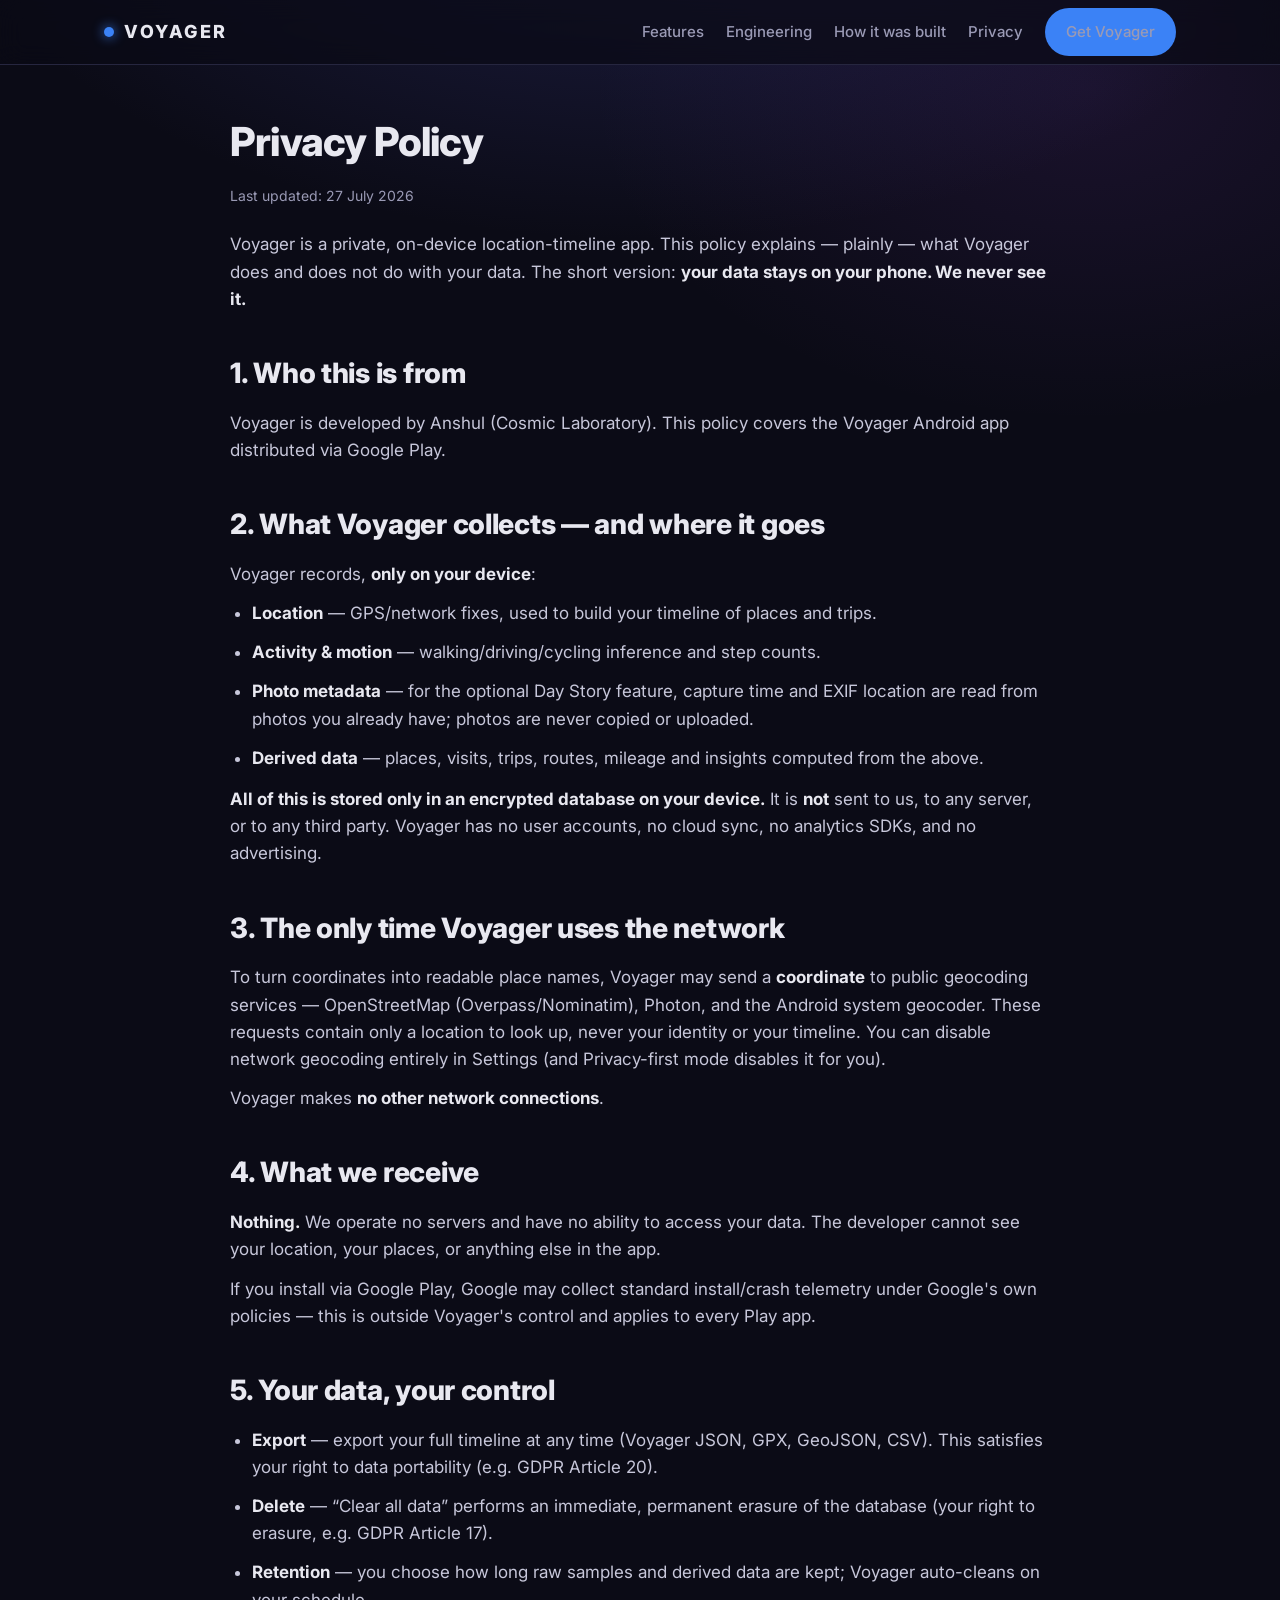
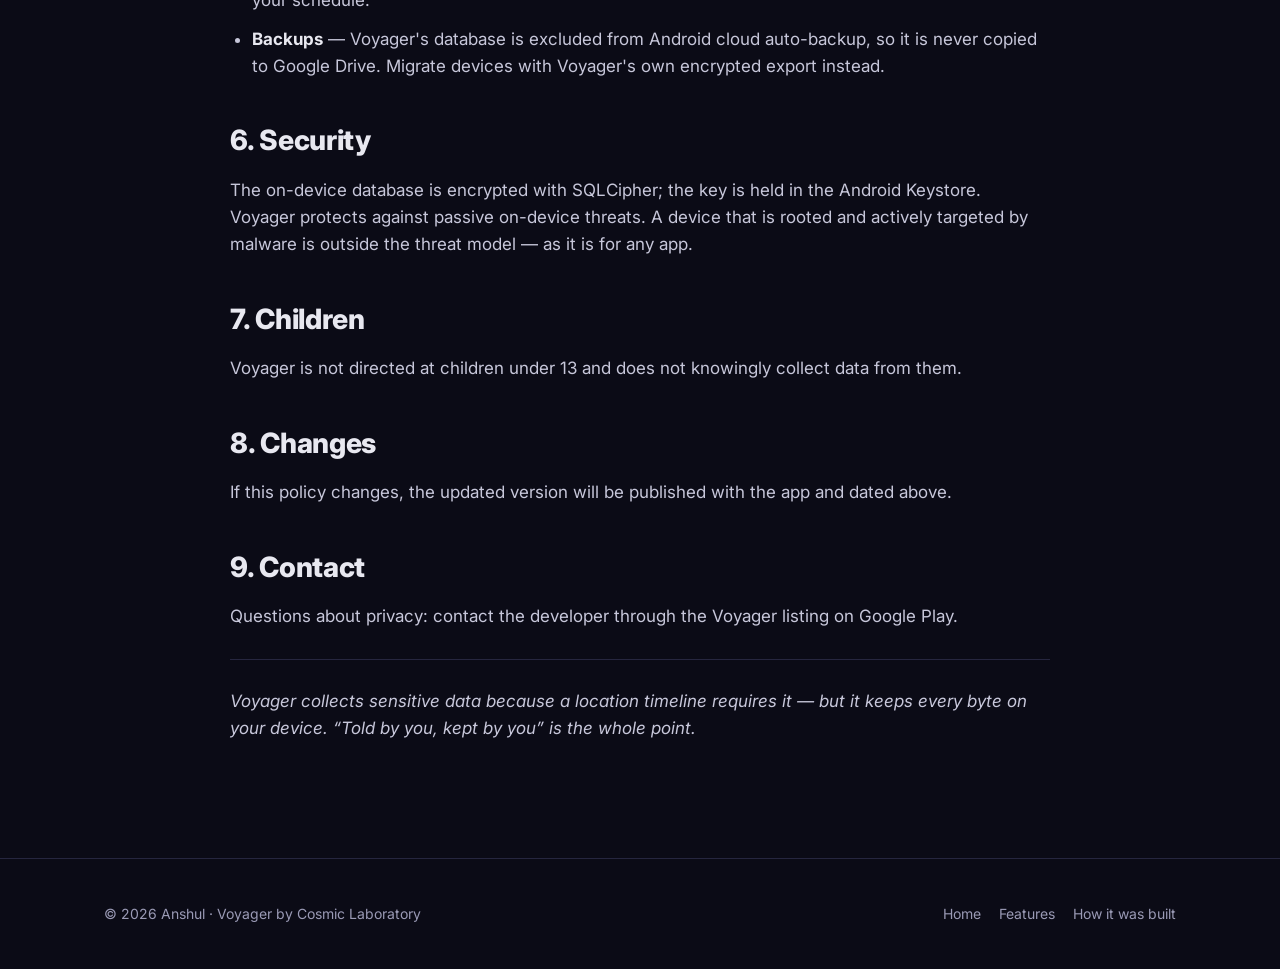
<file: privacy.html>
<!doctype html>
<html lang="en">
<head>
<meta charset="utf-8">
<meta name="viewport" content="width=device-width, initial-scale=1">
<title>Privacy Policy — Voyager</title>
<meta name="description" content="Voyager's privacy policy. The short version: your data stays on your phone. We never see it.">
<link href="https://fonts.googleapis.com/css2?family=Inter:wght@400;500;600;800&display=swap" rel="stylesheet">
<link rel="stylesheet" href="assets/style.css">
<link rel="icon" href="data:image/svg+xml,<svg xmlns='http://www.w3.org/2000/svg' viewBox='0 0 100 100'><circle cx='50' cy='50' r='42' fill='%233b82f6'/></svg>">
</head>
<body>

<nav class="nav"><div class="wrap">
  <a class="brand" href="index.html"><span class="dot"></span>VOYAGER</a>
  <div class="links">
    <a href="features.html">Features</a>
    <a href="engineering.html">Engineering</a>
    <a href="development.html">How it was built</a>
    <a href="privacy.html">Privacy</a>
    <a class="btn" href="index.html#get">Get Voyager</a>
  </div>
</div></nav>

<section style="padding-top:56px"><div class="wrap"><div class="prose">
  <h1 style="font-size:40px">Privacy Policy</h1>
  <p class="updated">Last updated: 27 July 2026</p>
  <p>Voyager is a private, on-device location-timeline app. This policy explains — plainly — what
    Voyager does and does not do with your data. The short version:
    <strong>your data stays on your phone. We never see it.</strong></p>

  <h2>1. Who this is from</h2>
  <p>Voyager is developed by Anshul (Cosmic Laboratory). This policy covers the Voyager Android app
    distributed via Google Play.</p>

  <h2>2. What Voyager collects — and where it goes</h2>
  <p>Voyager records, <strong>only on your device</strong>:</p>
  <ul>
    <li><strong>Location</strong> — GPS/network fixes, used to build your timeline of places and trips.</li>
    <li><strong>Activity &amp; motion</strong> — walking/driving/cycling inference and step counts.</li>
    <li><strong>Photo metadata</strong> — for the optional Day Story feature, capture time and EXIF
      location are read from photos you already have; photos are never copied or uploaded.</li>
    <li><strong>Derived data</strong> — places, visits, trips, routes, mileage and insights computed
      from the above.</li>
  </ul>
  <p><strong>All of this is stored only in an encrypted database on your device.</strong> It is
    <strong>not</strong> sent to us, to any server, or to any third party. Voyager has no user
    accounts, no cloud sync, no analytics SDKs, and no advertising.</p>

  <h2>3. The only time Voyager uses the network</h2>
  <p>To turn coordinates into readable place names, Voyager may send a <strong>coordinate</strong> to
    public geocoding services — OpenStreetMap (Overpass/Nominatim), Photon, and the Android system
    geocoder. These requests contain only a location to look up, never your identity or your timeline.
    You can disable network geocoding entirely in Settings (and Privacy-first mode disables it for you).</p>
  <p>Voyager makes <strong>no other network connections</strong>.</p>

  <h2>4. What we receive</h2>
  <p><strong>Nothing.</strong> We operate no servers and have no ability to access your data. The
    developer cannot see your location, your places, or anything else in the app.</p>
  <p>If you install via Google Play, Google may collect standard install/crash telemetry under
    Google's own policies — this is outside Voyager's control and applies to every Play app.</p>

  <h2>5. Your data, your control</h2>
  <ul>
    <li><strong>Export</strong> — export your full timeline at any time (Voyager JSON, GPX, GeoJSON,
      CSV). This satisfies your right to data portability (e.g. GDPR Article 20).</li>
    <li><strong>Delete</strong> — “Clear all data” performs an immediate, permanent erasure of the
      database (your right to erasure, e.g. GDPR Article 17).</li>
    <li><strong>Retention</strong> — you choose how long raw samples and derived data are kept;
      Voyager auto-cleans on your schedule.</li>
    <li><strong>Backups</strong> — Voyager's database is excluded from Android cloud auto-backup, so it
      is never copied to Google Drive. Migrate devices with Voyager's own encrypted export instead.</li>
  </ul>

  <h2>6. Security</h2>
  <p>The on-device database is encrypted with SQLCipher; the key is held in the Android Keystore.
    Voyager protects against passive on-device threats. A device that is rooted and actively targeted
    by malware is outside the threat model — as it is for any app.</p>

  <h2>7. Children</h2>
  <p>Voyager is not directed at children under 13 and does not knowingly collect data from them.</p>

  <h2>8. Changes</h2>
  <p>If this policy changes, the updated version will be published with the app and dated above.</p>

  <h2>9. Contact</h2>
  <p>Questions about privacy: contact the developer through the Voyager listing on Google Play.</p>

  <hr style="border:none;border-top:1px solid var(--line);margin:28px 0">
  <p class="muted"><em>Voyager collects sensitive data because a location timeline requires it — but it
    keeps every byte on your device. “Told by you, kept by you” is the whole point.</em></p>
</div></div></section>

<footer><div class="wrap">
  <div>© 2026 Anshul · Voyager by Cosmic Laboratory</div>
  <div class="foot-links">
    <a href="index.html">Home</a>
    <a href="features.html">Features</a>
    <a href="development.html">How it was built</a>
  </div>
</div></footer>

</body>
</html>
</file>
<file: assets/style.css>
:root{
  --bg:#0b0b16; --bg2:#0f0f1a; --surface:#161628; --surface2:#1e1e34;
  --line:#26263f; --text:#e8e8f0; --muted:#9a9ab5; --primary:#3b82f6; --primary-dim:#2563eb;
  --gold:#e6b450; --green:#66bb6a; --purple:#ab47bc; --radius:16px; --max:1120px;
  --font:'Inter',-apple-system,BlinkMacSystemFont,'Segoe UI',Roboto,system-ui,sans-serif;
}
*{box-sizing:border-box;margin:0;padding:0}
html{scroll-behavior:smooth}
body{
  font-family:var(--font); color:var(--text); line-height:1.6; font-size:17px;
  background:
    radial-gradient(1200px 700px at 50% -180px, rgba(59,60,140,.45), transparent 60%),
    radial-gradient(900px 600px at 85% 10%, rgba(120,60,180,.14), transparent 55%),
    var(--bg);
  background-attachment:fixed;
  -webkit-font-smoothing:antialiased;
}
a{color:var(--primary);text-decoration:none}
a:hover{text-decoration:underline}
img{max-width:100%;display:block}
.wrap{max-width:var(--max);margin:0 auto;padding:0 24px}
.muted{color:var(--muted)}
.center{text-align:center}

/* Nav */
.nav{position:sticky;top:0;z-index:20;backdrop-filter:blur(12px);
  background:rgba(11,11,22,.72);border-bottom:1px solid var(--line)}
.nav .wrap{display:flex;align-items:center;justify-content:space-between;height:64px}
.brand{display:flex;align-items:center;gap:10px;font-weight:800;letter-spacing:.14em;
  font-size:18px;color:var(--text)}
.brand:hover{text-decoration:none}
.brand .dot{width:10px;height:10px;border-radius:50%;background:var(--primary);
  box-shadow:0 0 12px var(--primary)}
.nav .links{display:flex;gap:22px;align-items:center}
.nav .links a{color:var(--muted);font-size:15px;font-weight:500}
.nav .links a:hover{color:var(--text);text-decoration:none}
.btn{display:inline-block;background:var(--primary);color:#fff;font-weight:600;
  padding:11px 20px;border-radius:999px;font-size:15px;border:1px solid transparent;transition:.15s}
.btn:hover{background:var(--primary-dim);text-decoration:none;transform:translateY(-1px)}
.btn.ghost{background:transparent;border-color:var(--line);color:var(--text)}
.btn.ghost:hover{border-color:var(--primary);background:rgba(59,130,246,.08)}

/* Hero */
.hero{padding:88px 0 40px;text-align:center}
.eyebrow{display:inline-block;font-size:13px;letter-spacing:.14em;text-transform:uppercase;
  color:var(--primary);border:1px solid rgba(59,130,246,.4);border-radius:999px;
  padding:6px 14px;margin-bottom:26px;background:rgba(59,130,246,.06)}
h1{font-size:clamp(38px,6vw,68px);line-height:1.05;font-weight:800;letter-spacing:-.02em;margin-bottom:22px}
h1 .grad{background:linear-gradient(120deg,#8ab4ff,#c9a0ff);-webkit-background-clip:text;
  background-clip:text;color:transparent}
.lede{font-size:clamp(18px,2.4vw,22px);color:var(--muted);max-width:720px;margin:0 auto 32px}
.cta-row{display:flex;gap:14px;justify-content:center;flex-wrap:wrap;margin-bottom:14px}
.pills{display:flex;gap:10px;justify-content:center;flex-wrap:wrap;margin-top:26px}
.pill{font-size:13px;color:var(--muted);border:1px solid var(--line);border-radius:999px;
  padding:6px 13px;background:rgba(255,255,255,.02)}
.pill b{color:var(--text)}

/* Hero device row */
.devices{display:flex;gap:22px;justify-content:center;margin-top:52px;flex-wrap:wrap}
.devices img{width:260px;border-radius:26px;border:1px solid var(--line);
  box-shadow:0 30px 70px rgba(0,0,0,.55)}

/* Sections */
section{padding:64px 0}
.sec-head{max-width:720px;margin:0 auto 44px;text-align:center}
h2{font-size:clamp(28px,4vw,40px);font-weight:800;letter-spacing:-.01em;margin-bottom:14px}
h2.left{text-align:left}
.sec-head p{color:var(--muted);font-size:18px}

/* Cards grid */
.grid{display:grid;gap:20px}
.g3{grid-template-columns:repeat(3,1fr)}
.g2{grid-template-columns:repeat(2,1fr)}
.g4{grid-template-columns:repeat(4,1fr)}
.card{background:linear-gradient(180deg,var(--surface),var(--bg2));border:1px solid var(--line);
  border-radius:var(--radius);padding:26px}
.card h3{font-size:20px;margin-bottom:10px;display:flex;align-items:center;gap:10px}
.card p{color:var(--muted);font-size:15.5px}
.ic{width:40px;height:40px;border-radius:11px;display:grid;place-items:center;font-size:20px;
  background:rgba(59,130,246,.14);flex:none}
.ic.gold{background:rgba(230,180,80,.15)} .ic.green{background:rgba(102,187,106,.15)}
.ic.purple{background:rgba(171,71,188,.15)}

/* Moat list */
.moat{max-width:820px;margin:0 auto;display:grid;gap:16px}
.moat .row{display:flex;gap:18px;align-items:flex-start;background:rgba(255,255,255,.02);
  border:1px solid var(--line);border-radius:var(--radius);padding:20px 22px}
.moat .num{font-weight:800;color:var(--primary);font-size:22px;flex:none;width:34px}

/* Wedge banner */
.banner{background:linear-gradient(120deg,rgba(59,130,246,.14),rgba(171,71,188,.12));
  border:1px solid var(--line);border-radius:22px;padding:44px;text-align:center;max-width:900px;margin:0 auto}
.banner h2{margin-bottom:12px}

/* Gallery */
.gallery{display:grid;grid-template-columns:repeat(auto-fill,minmax(230px,1fr));gap:20px}
.gallery img{border-radius:16px;border:1px solid var(--line)}

/* Quotes */
.quotes{display:grid;gap:14px;grid-template-columns:repeat(2,1fr);max-width:960px;margin:0 auto}
.quote{border-left:3px solid var(--primary);background:rgba(255,255,255,.02);
  padding:16px 20px;border-radius:0 12px 12px 0;color:var(--muted);font-size:15.5px}
.quote b{color:var(--text)}

/* Doc/prose pages */
.prose{max-width:820px;margin:0 auto}
.prose h2{margin:38px 0 14px;font-size:28px}
.prose h3{margin:26px 0 10px;font-size:20px;color:var(--text)}
.prose p,.prose li{color:#c7c7da;margin-bottom:12px}
.prose ul{padding-left:22px;margin-bottom:14px}
.prose strong{color:var(--text)}
.prose .updated{color:var(--muted);font-size:14px;margin-bottom:24px}
.prose table{width:100%;border-collapse:collapse;margin:18px 0;font-size:15px}
.prose th,.prose td{border:1px solid var(--line);padding:10px 12px;text-align:left}
.prose th{background:var(--surface)}
.timeline{border-left:2px solid var(--line);margin-left:8px;padding-left:26px}
.timeline .phase{position:relative;margin-bottom:30px}
.timeline .phase::before{content:'';position:absolute;left:-33px;top:6px;width:12px;height:12px;
  border-radius:50%;background:var(--primary);box-shadow:0 0 10px var(--primary)}
.timeline .phase .when{font-size:13px;letter-spacing:.08em;text-transform:uppercase;color:var(--primary)}
.timeline .phase h3{margin:4px 0 8px}

/* Footer */
footer{border-top:1px solid var(--line);padding:44px 0;margin-top:40px;color:var(--muted);font-size:14px}
footer .wrap{display:flex;justify-content:space-between;gap:20px;flex-wrap:wrap;align-items:center}
footer a{color:var(--muted)} footer a:hover{color:var(--text)}
.foot-links{display:flex;gap:18px;flex-wrap:wrap}

@media(max-width:820px){
  .g3,.g4,.quotes{grid-template-columns:1fr}
  .g2{grid-template-columns:1fr}
  .nav .links a:not(.btn){display:none}
  .hero{padding:56px 0 20px}
}

/* ── Deep-content components (shared) ───────────────────────────── */

/* Stat strip */
.stats{display:grid;grid-template-columns:repeat(4,1fr);gap:16px;max-width:980px;margin:0 auto}
.stat{background:linear-gradient(180deg,var(--surface),var(--bg2));border:1px solid var(--line);
  border-radius:14px;padding:20px;text-align:center}
.stat .n{font-size:30px;font-weight:800;color:var(--text)}
.stat .l{font-size:13px;color:var(--muted);margin-top:4px}

/* What / Why / How blocks (features + algorithms) */
.wwh{display:grid;gap:18px}
.wwh.two{grid-template-columns:repeat(2,1fr)}
.wwh .item{background:linear-gradient(180deg,var(--surface),var(--bg2));border:1px solid var(--line);
  border-radius:var(--radius);padding:24px}
.wwh .item h3{font-size:20px;margin-bottom:14px;display:flex;align-items:center;gap:10px}
.wwh .r{display:grid;grid-template-columns:64px 1fr;gap:12px;padding:8px 0;border-top:1px solid var(--line)}
.wwh .r:first-of-type{border-top:none;padding-top:2px}
.wwh .r .t{font-size:11.5px;font-weight:700;letter-spacing:.08em;text-transform:uppercase;
  color:var(--primary);padding-top:3px}
.wwh .r .t.why{color:var(--gold)} .wwh .r .t.how{color:var(--green)}
.wwh .r p{color:#c7c7da;font-size:15px}

/* FAQ */
.faq{max-width:820px;margin:0 auto;display:grid;gap:12px}
.faq .q{background:rgba(255,255,255,.02);border:1px solid var(--line);border-radius:12px;padding:18px 22px}
.faq .q h3{font-size:17px;margin-bottom:6px}
.faq .q p{color:var(--muted);font-size:15px}

/* War-story vignettes */
.vignettes{display:grid;grid-template-columns:repeat(2,1fr);gap:16px;max-width:1000px;margin:0 auto}
.vignette{background:rgba(255,255,255,.02);border:1px solid var(--line);border-left:3px solid var(--primary);
  border-radius:0 12px 12px 0;padding:18px 22px}
.vignette h3{font-size:17px;margin-bottom:10px}
.vignette .step{display:grid;grid-template-columns:70px 1fr;gap:10px;font-size:14.5px;color:#c7c7da;padding:3px 0}
.vignette .step .s{font-weight:700;font-size:11px;letter-spacing:.06em;text-transform:uppercase;
  color:var(--muted);padding-top:3px}

/* How-it-works numbered steps */
.steps{display:grid;grid-template-columns:repeat(4,1fr);gap:18px;counter-reset:st;max-width:1000px;margin:0 auto}
.steps .st{background:linear-gradient(180deg,var(--surface),var(--bg2));border:1px solid var(--line);
  border-radius:14px;padding:24px 20px 20px;position:relative}
.steps .st::before{counter-increment:st;content:counter(st);position:absolute;top:-14px;left:20px;
  width:30px;height:30px;border-radius:50%;background:var(--primary);color:#fff;display:grid;place-items:center;
  font-weight:800;font-size:14px}
.steps .st h3{font-size:16px;margin:6px 0 6px}
.steps .st p{color:var(--muted);font-size:14px}

/* Reusable deep-dive prose */
.deep{max-width:860px;margin:0 auto}
.deep p{color:#c7c7da;margin-bottom:14px}
.deep p strong{color:var(--text)}

@media(max-width:820px){
  .stats{grid-template-columns:repeat(2,1fr)}
  .steps{grid-template-columns:1fr}
  .vignettes,.wwh.two{grid-template-columns:1fr}
  .wwh .r{grid-template-columns:1fr;gap:2px}
}
</file>
